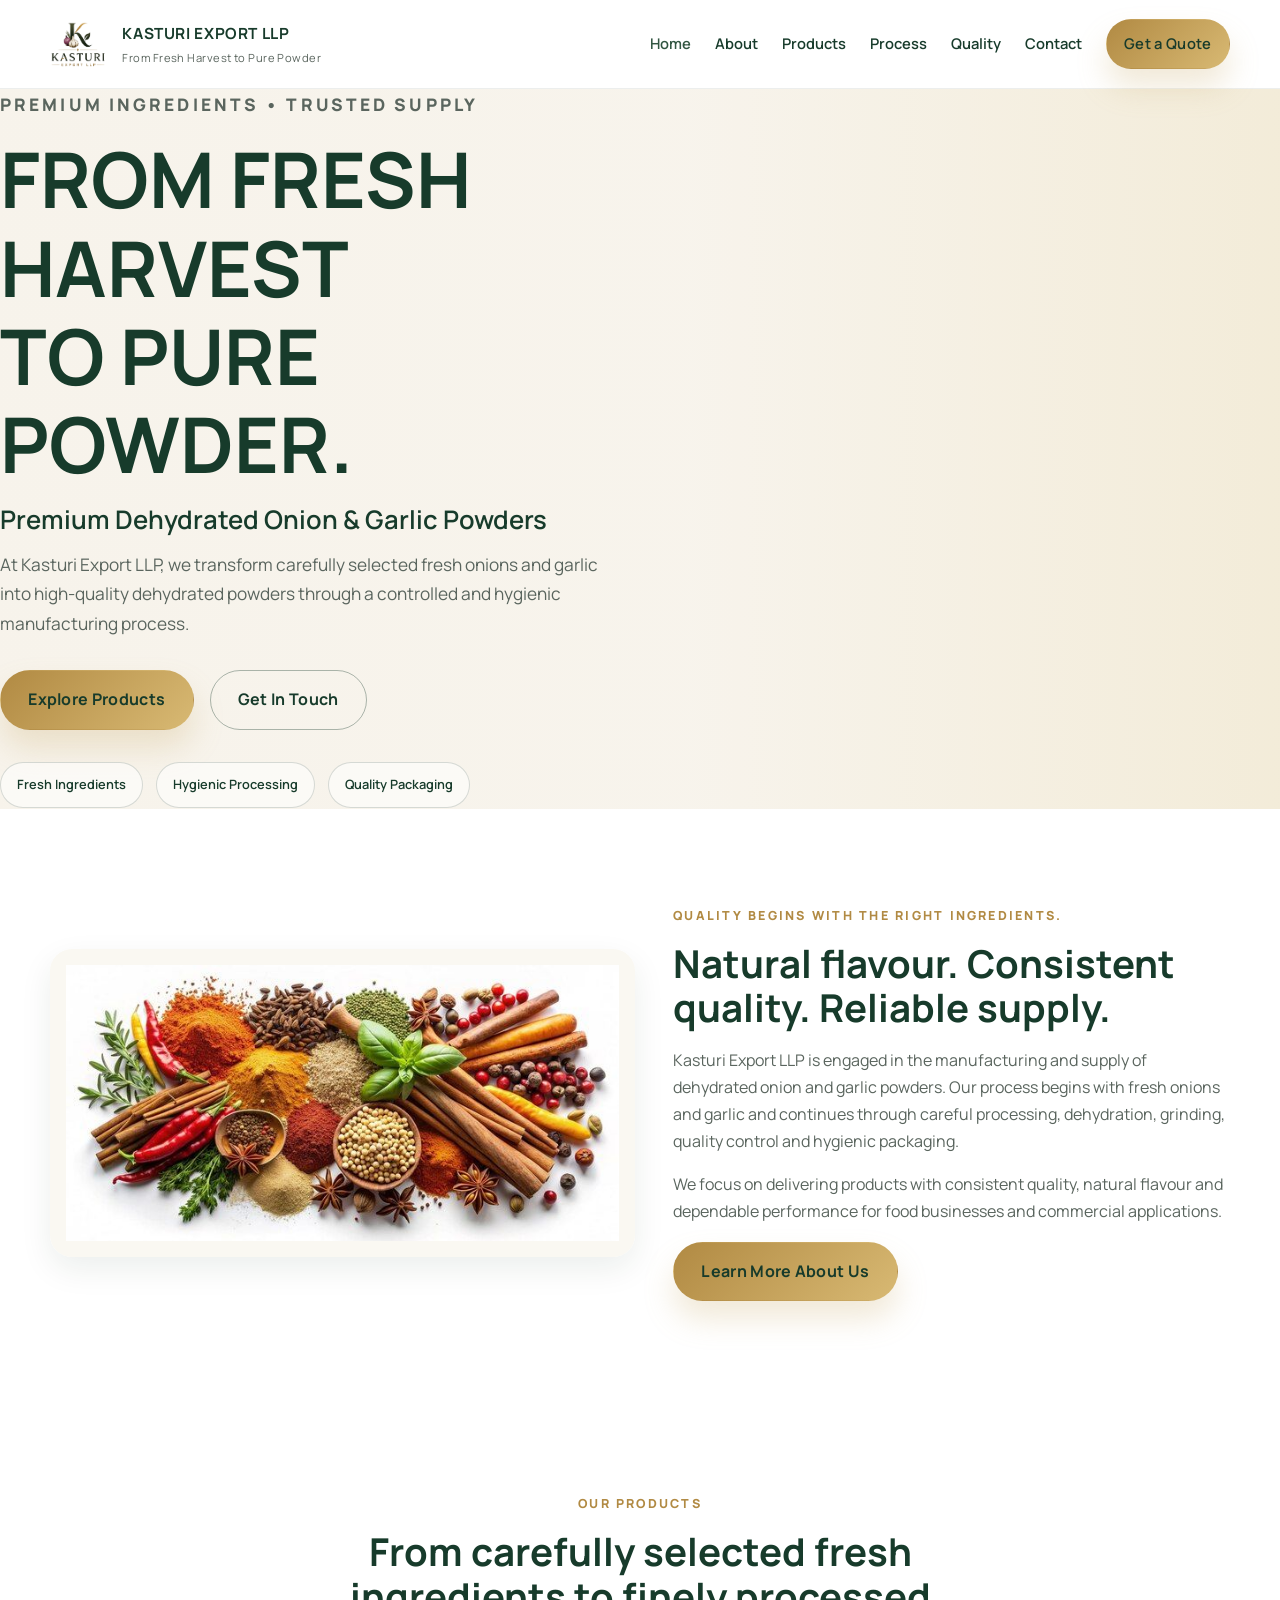
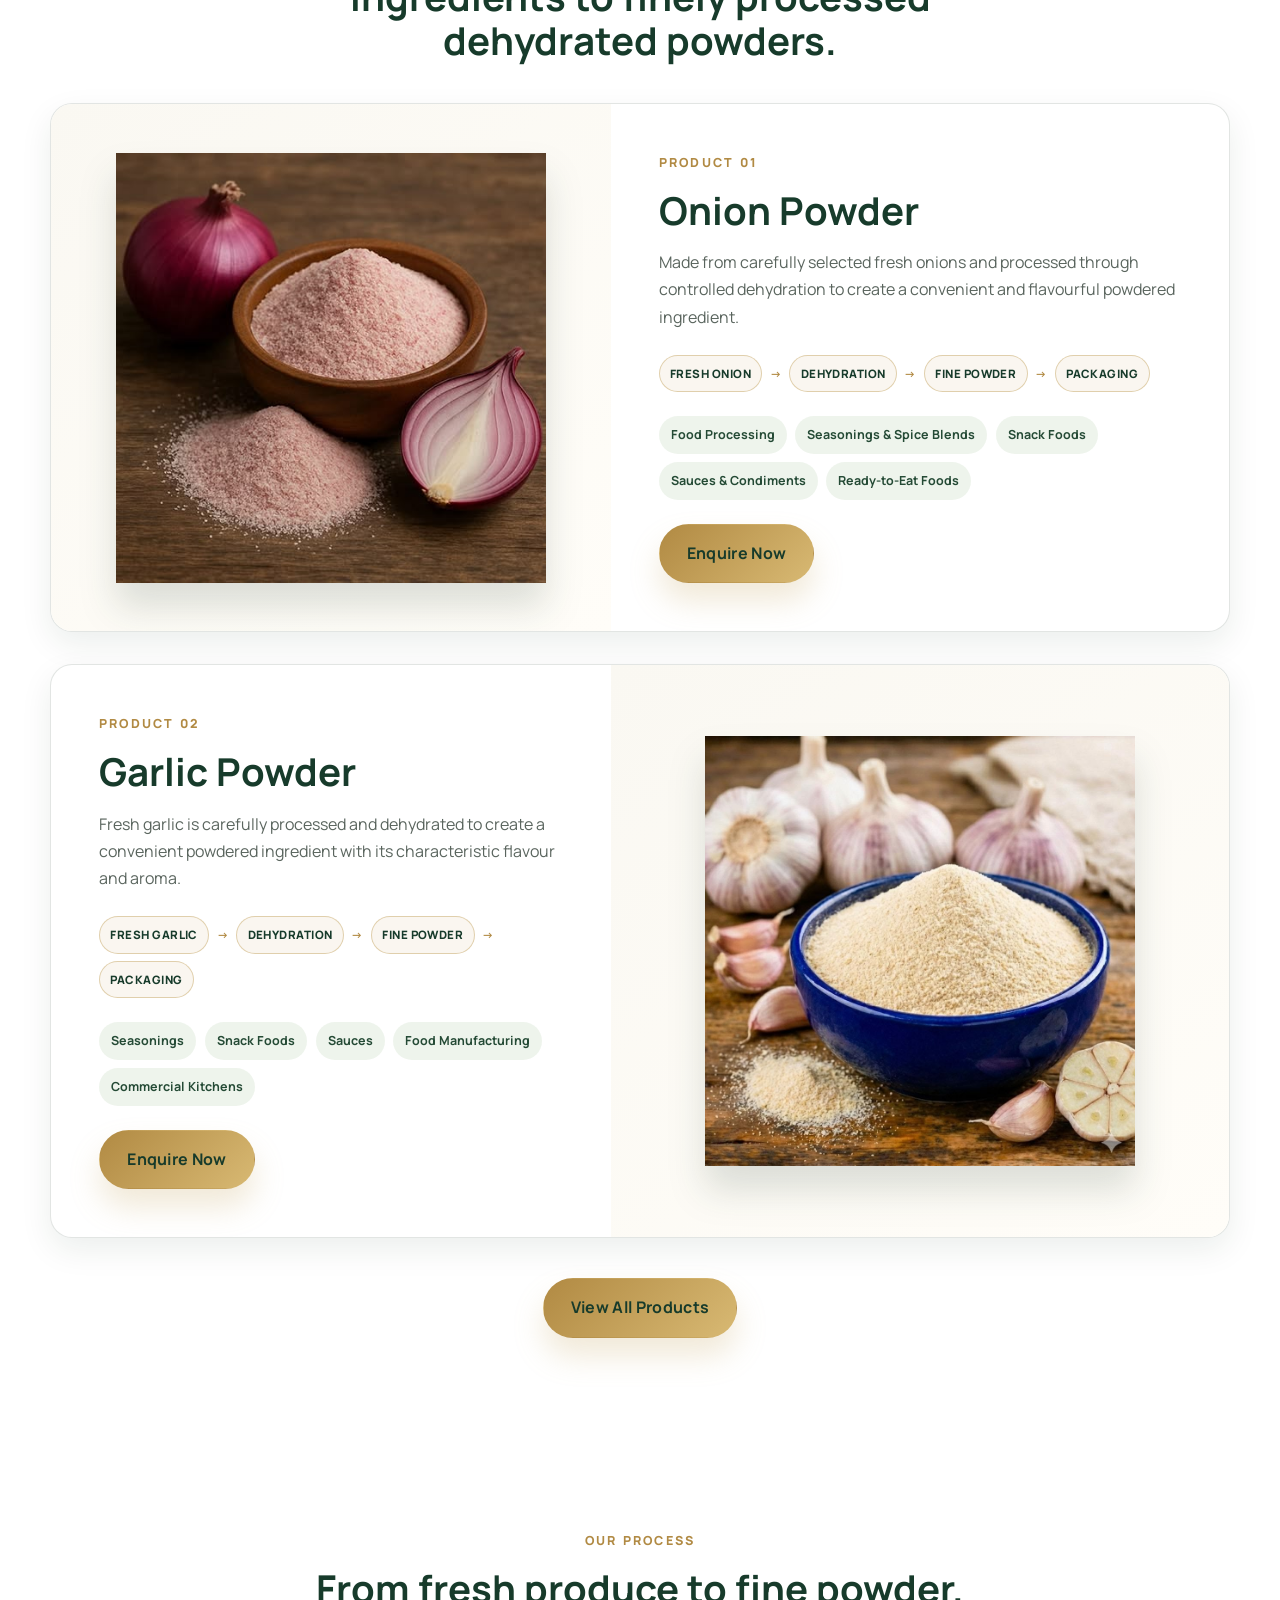
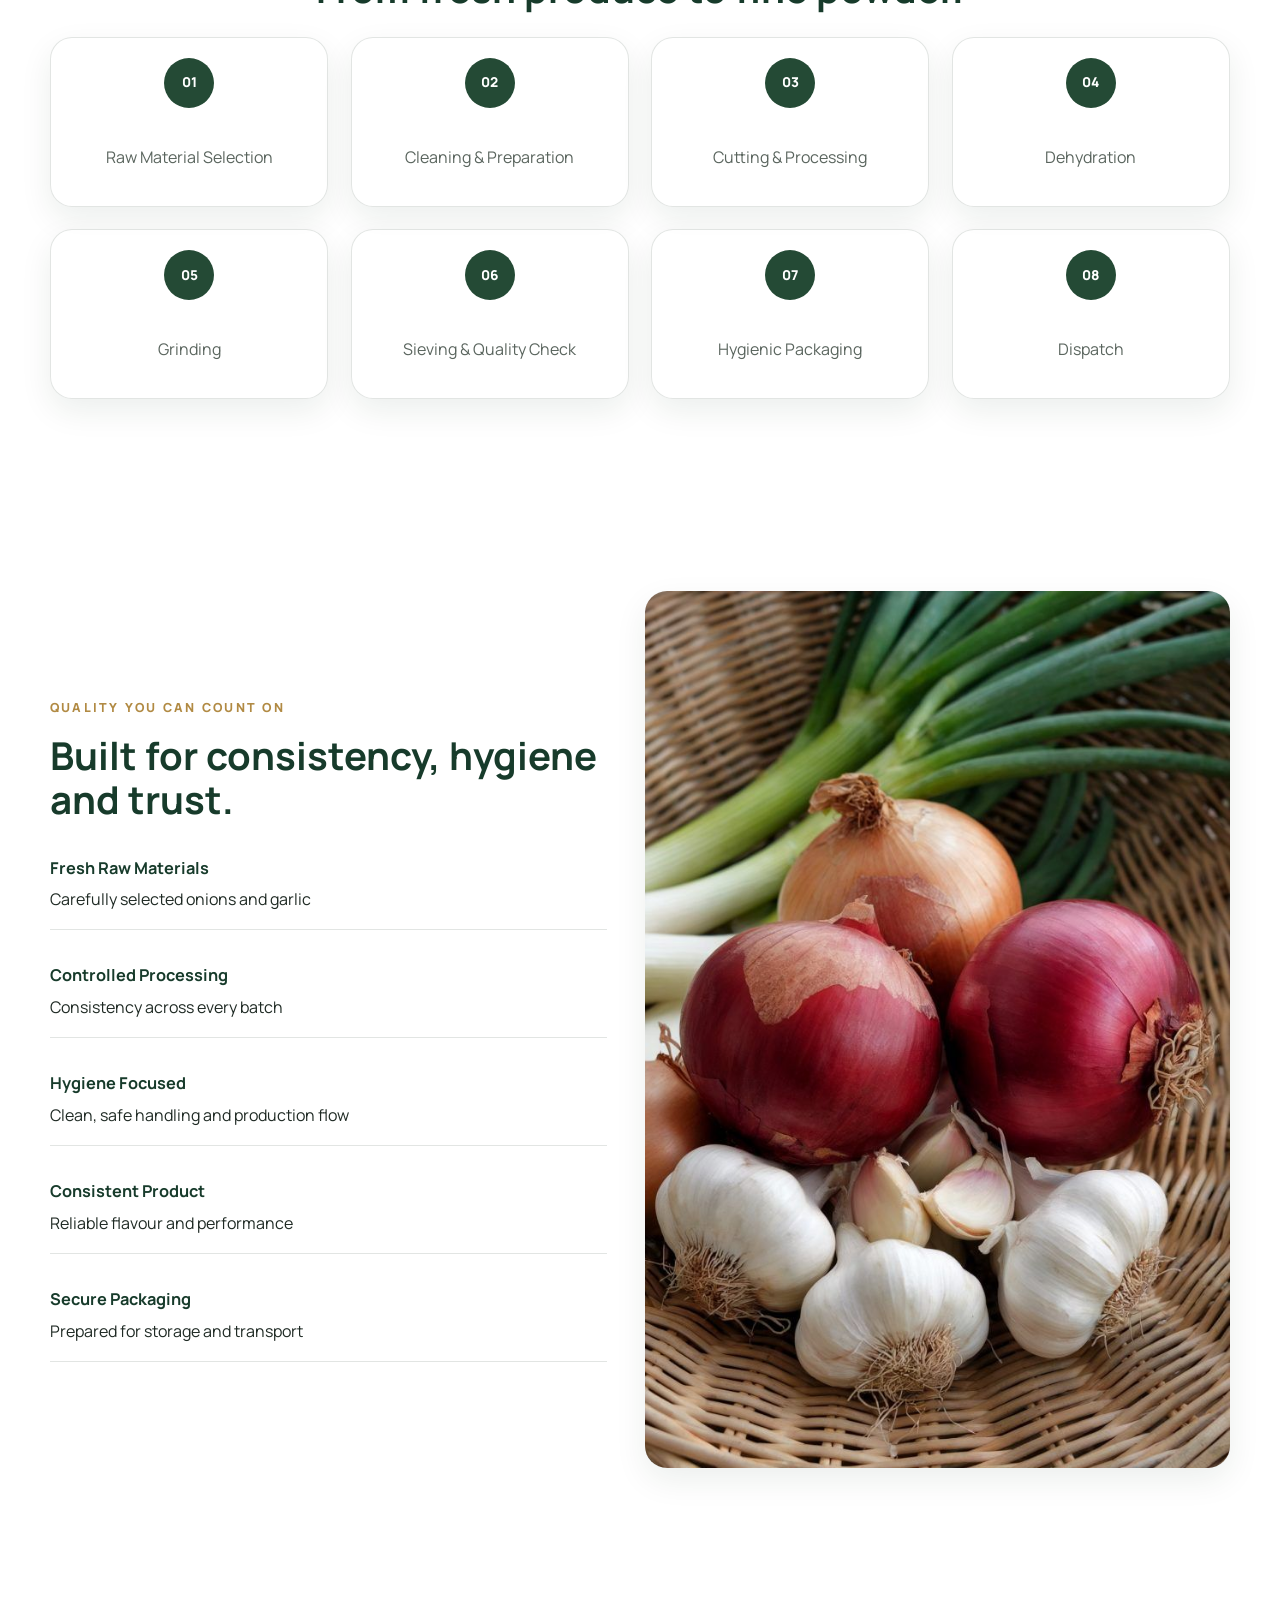
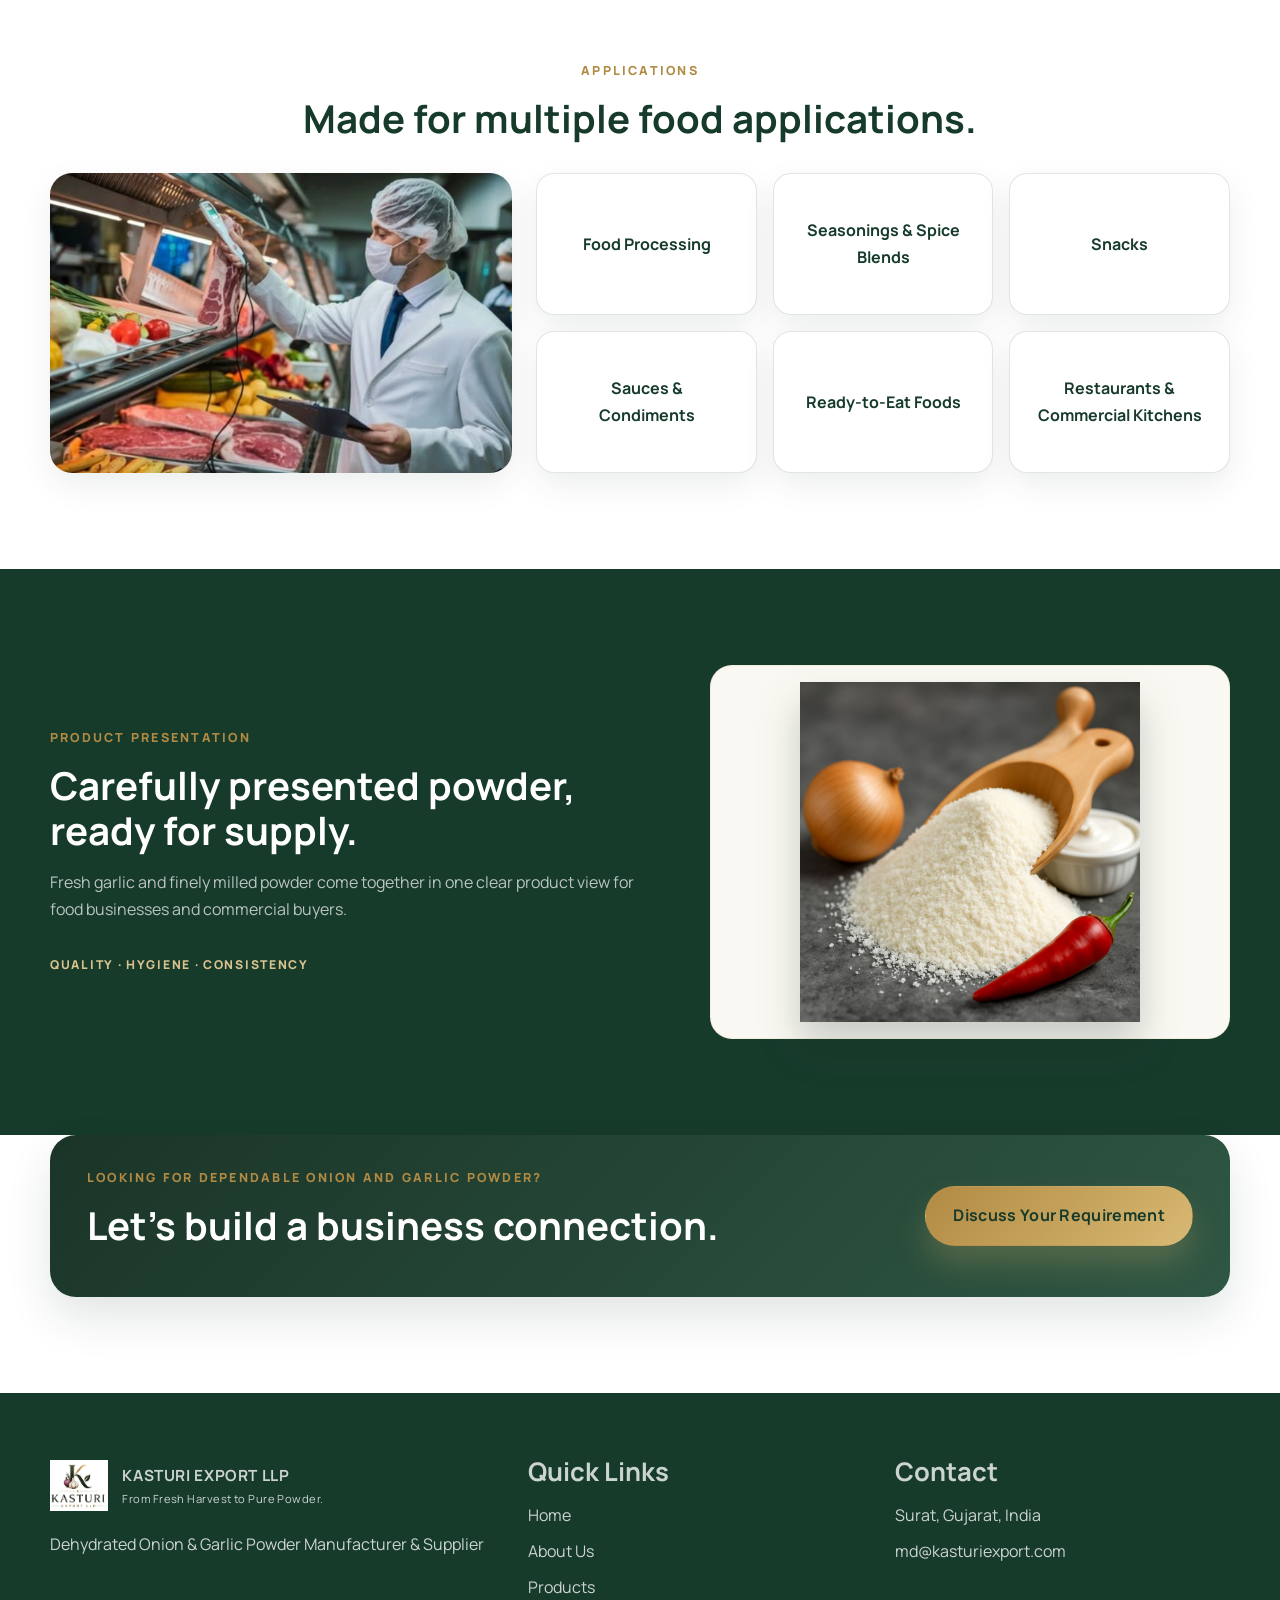
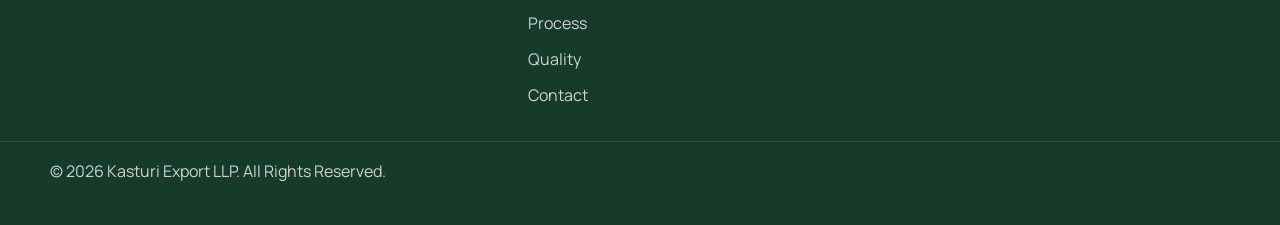
<file: index.html>
<!DOCTYPE html>
<html lang="en">
  <head>
    <meta charset="UTF-8" />
    <meta name="viewport" content="width=device-width, initial-scale=1.0" />
    <meta
      name="description"
      content="Kasturi Export LLP manufactures and supplies premium dehydrated onion and garlic powders for food processing, seasoning, and export applications."
    />
    <title>Kasturi Export LLP | Premium Dehydrated Onion & Garlic Powders</title>
    <link rel="preconnect" href="https://fonts.googleapis.com" />
    <link rel="preconnect" href="https://fonts.gstatic.com" crossorigin />
    <link
      href="https://fonts.googleapis.com/css2?family=Manrope:wght@400;500;600;700;800&family=Cormorant+Garamond:wght@600;700&display=swap"
      rel="stylesheet"
    />
    <link rel="stylesheet" href="style.css" />
  </head>
  <body>
    <header class="site-header">
      <div class="container nav-shell">
        <a href="index.html" class="brand" aria-label="Kasturi Export LLP home">
          <img src="assets/logo.png" alt="Kasturi Export LLP logo" />
          <span>
            <strong>KASTURI EXPORT LLP</strong>
            <small>From Fresh Harvest to Pure Powder</small>
          </span>
        </a>

        <button class="nav-toggle" aria-label="Toggle menu" aria-expanded="false">
          <span></span>
          <span></span>
          <span></span>
        </button>

        <nav class="main-nav" aria-label="Main navigation">
          <ul class="nav-menu">
            <li><a href="index.html" class="active">Home</a></li>
            <li><a href="about.html">About</a></li>
            <li><a href="products.html">Products</a></li>
            <li><a href="process.html">Process</a></li>
            <li><a href="quality.html">Quality</a></li>
            <li><a href="contact.html">Contact</a></li>
            <li><a href="contact.html" class="btn btn-primary btn-small">Get a Quote</a></li>
          </ul>
        </nav>
      </div>
    </header>

    <main>
      <section class="hero hero-home">
        <div class="hero-overlay"></div>
        <div class="container hero-inner">
          <div class="hero-content" data-animate>
            <p class="eyebrow">Premium Ingredients • Trusted Supply</p>
            <h1>FROM FRESH HARVEST<br />TO PURE POWDER.</h1>
            <h2>Premium Dehydrated Onion & Garlic Powders</h2>
            <p>
              At Kasturi Export LLP, we transform carefully selected fresh onions and garlic
              into high-quality dehydrated powders through a controlled and hygienic
              manufacturing process.
            </p>
            <div class="hero-actions">
              <a href="products.html" class="btn btn-primary">Explore Products</a>
              <a href="contact.html" class="btn btn-secondary">Get In Touch</a>
            </div>
            <div class="hero-badges">
              <span>Fresh Ingredients</span>
              <span>Hygienic Processing</span>
              <span>Quality Packaging</span>
            </div>
          </div>
        </div>
      </section>

      <section class="section about-brief">
        <div class="container split-layout">
          <div class="image-panel" data-animate>
            <img src="assets/2f99bfbee3860a31315e56c2b1d334c7.jpg" alt="Fresh red onions for ingredient processing" loading="lazy" />
          </div>
          <div class="content-panel" data-animate>
            <p class="eyebrow accent">Quality Begins with the Right Ingredients.</p>
            <h2>Natural flavour. Consistent quality. Reliable supply.</h2>
            <p>
              Kasturi Export LLP is engaged in the manufacturing and supply of dehydrated
              onion and garlic powders. Our process begins with fresh onions and garlic and
              continues through careful processing, dehydration, grinding, quality control and
              hygienic packaging.
            </p>
            <p>
              We focus on delivering products with consistent quality, natural flavour and
              dependable performance for food businesses and commercial applications.
            </p>
            <a href="about.html" class="btn btn-primary">Learn More About Us</a>
          </div>
        </div>
      </section>

      <section class="section products-showcase">
        <div class="container">
          <div class="section-heading center" data-animate>
            <p class="eyebrow accent">OUR PRODUCTS</p>
            <h2>From carefully selected fresh ingredients to finely processed dehydrated powders.</h2>
          </div>

          <div class="product-showcase-list">
            <article class="product-showcase-block" data-animate>
              <div class="product-showcase-image">
                <img src="assets/140b7c705d5162b1c84814a1b4b05e8c.jpg" alt="Fresh red onion for onion powder" loading="lazy" />
              </div>
              <div class="product-showcase-copy">
                <p class="eyebrow accent">Product 01</p>
                <h3>Onion Powder</h3>
                <p>Made from carefully selected fresh onions and processed through controlled dehydration to create a convenient and flavourful powdered ingredient.</p>
                <div class="product-process" aria-label="Onion powder process">
                  <span>Fresh onion</span><b>→</b><span>Dehydration</span><b>→</b><span>Fine powder</span><b>→</b><span>Packaging</span>
                </div>
                <div class="product-applications"><span>Food Processing</span><span>Seasonings & Spice Blends</span><span>Snack Foods</span><span>Sauces & Condiments</span><span>Ready-to-Eat Foods</span></div>
                <a href="contact.html" class="btn btn-primary">Enquire Now</a>
              </div>
            </article>

            <article class="product-showcase-block reverse" data-animate>
              <div class="product-showcase-image">
                <img src="assets/497c37ede9508d6ef051a9822ab51629.jpg" alt="Fresh garlic and garlic powder" loading="lazy" />
              </div>
              <div class="product-showcase-copy">
                <p class="eyebrow accent">Product 02</p>
                <h3>Garlic Powder</h3>
                <p>Fresh garlic is carefully processed and dehydrated to create a convenient powdered ingredient with its characteristic flavour and aroma.</p>
                <div class="product-process" aria-label="Garlic powder process">
                  <span>Fresh garlic</span><b>→</b><span>Dehydration</span><b>→</b><span>Fine powder</span><b>→</b><span>Packaging</span>
                </div>
                <div class="product-applications"><span>Seasonings</span><span>Snack Foods</span><span>Sauces</span><span>Food Manufacturing</span><span>Commercial Kitchens</span></div>
                <a href="contact.html" class="btn btn-primary">Enquire Now</a>
              </div>
            </article>
          </div>

          
          <div class="center cta-wrap" data-animate>
            <a href="products.html" class="btn btn-primary">View All Products</a>
          </div>
        </div>
      </section>

      <section class="section process-highlight">
        <div class="container">
          <div class="section-heading center" data-animate>
            <p class="eyebrow accent">Our Process</p>
            <h2>From fresh produce to fine powder.</h2>
          </div>
          <div class="timeline timeline-compact" data-animate>
            <div class="timeline-item"><span>01</span><p>Raw Material Selection</p></div>
            <div class="timeline-item"><span>02</span><p>Cleaning & Preparation</p></div>
            <div class="timeline-item"><span>03</span><p>Cutting & Processing</p></div>
            <div class="timeline-item"><span>04</span><p>Dehydration</p></div>
            <div class="timeline-item"><span>05</span><p>Grinding</p></div>
            <div class="timeline-item"><span>06</span><p>Sieving & Quality Check</p></div>
            <div class="timeline-item"><span>07</span><p>Hygienic Packaging</p></div>
            <div class="timeline-item"><span>08</span><p>Dispatch</p></div>
          </div>
        </div>
      </section>

      <section class="section benefits">
        <div class="container split-layout reverse">
          <div class="content-panel" data-animate>
            <p class="eyebrow accent">Quality You Can Count On</p>
            <h2>Built for consistency, hygiene and trust.</h2>
            <div class="feature-list">
              <div><strong>Fresh Raw Materials</strong><span>Carefully selected onions and garlic</span></div>
              <div><strong>Controlled Processing</strong><span>Consistency across every batch</span></div>
              <div><strong>Hygiene Focused</strong><span>Clean, safe handling and production flow</span></div>
              <div><strong>Consistent Product</strong><span>Reliable flavour and performance</span></div>
              <div><strong>Secure Packaging</strong><span>Prepared for storage and transport</span></div>
            </div>
          </div>
          <div class="image-panel" data-animate>
            <img
              src="assets/0e0f11166e336e129abca8212796fd99.jpg"
              alt="Fresh garlic and garlic powder"
              loading="lazy"
            />
          </div>
        </div>
      </section>

      <section class="section applications">
        <div class="container">
          <div class="section-heading center" data-animate>
            <p class="eyebrow accent">Applications</p>
            <h2>Made for multiple food applications.</h2>
          </div>
          <div class="application-showcase" data-animate>
            <div class="application-image">
              <img src="assets/f73127b3dcb06a8a83d8e48ea9d28e6d.jpg" alt="Garlic powder for food applications" loading="lazy" />
            </div>
            <div class="application-grid">
              <div class="mini-card">Food Processing</div>
              <div class="mini-card">Seasonings & Spice Blends</div>
              <div class="mini-card">Snacks</div>
              <div class="mini-card">Sauces & Condiments</div>
              <div class="mini-card">Ready-to-Eat Foods</div>
              <div class="mini-card">Restaurants & Commercial Kitchens</div>
            </div>
          </div>
        </div>
      </section>

      <section class="section packaging-showcase">
        <div class="container packaging-layout" data-animate>
          <div>
            <p class="eyebrow accent">Product presentation</p>
            <h2>Carefully presented powder, ready for supply.</h2>
            <p>Fresh garlic and finely milled powder come together in one clear product view for food businesses and commercial buyers.</p>
            <span class="quality-label">QUALITY · HYGIENE · CONSISTENCY</span>
          </div>
          <div class="packaging-image">
            <img src="assets/64d4cfffa472fa3d0f1e4b7074692902.jpg" alt="Garlic powder product presentation" loading="lazy" />
          </div>
        </div>
      </section>

      <section class="section cta-band">
        <div class="container cta-inline" data-animate>
          <div>
            <p class="eyebrow accent">Looking for dependable onion and garlic powder?</p>
            <h2>Let’s build a business connection.</h2>
          </div>
          <a href="contact.html" class="btn btn-primary">Discuss Your Requirement</a>
        </div>
      </section>
    </main>

    <footer class="site-footer">
      <div class="container footer-grid">
        <div>
          <div class="brand footer-brand">
            <img src="assets/logo.png" alt="Kasturi Export LLP logo" />
            <span>
              <strong>KASTURI EXPORT LLP</strong>
              <small>From Fresh Harvest to Pure Powder.</small>
            </span>
          </div>
          <p>Dehydrated Onion & Garlic Powder Manufacturer & Supplier</p>
        </div>

        <div>
          <h3>Quick Links</h3>
          <ul>
            <li><a href="index.html">Home</a></li>
            <li><a href="about.html">About Us</a></li>
            <li><a href="products.html">Products</a></li>
            <li><a href="process.html">Process</a></li>
            <li><a href="quality.html">Quality</a></li>
            <li><a href="contact.html">Contact</a></li>
          </ul>
        </div>

        <div>
          <h3>Contact</h3>
          <ul>
            <li>Surat, Gujarat, India</li>
            <li><a href="mailto:md@kasturiexport.com">md@kasturiexport.com</a></li>
          </ul>
        </div>
      </div>
      <div class="footer-bottom">
        <div class="container">
          <p>© <span id="year"></span> Kasturi Export LLP. All Rights Reserved.</p>
        </div>
      </div>
    </footer>

    <script src="script.js"></script>
  </body>
</html>
</file>
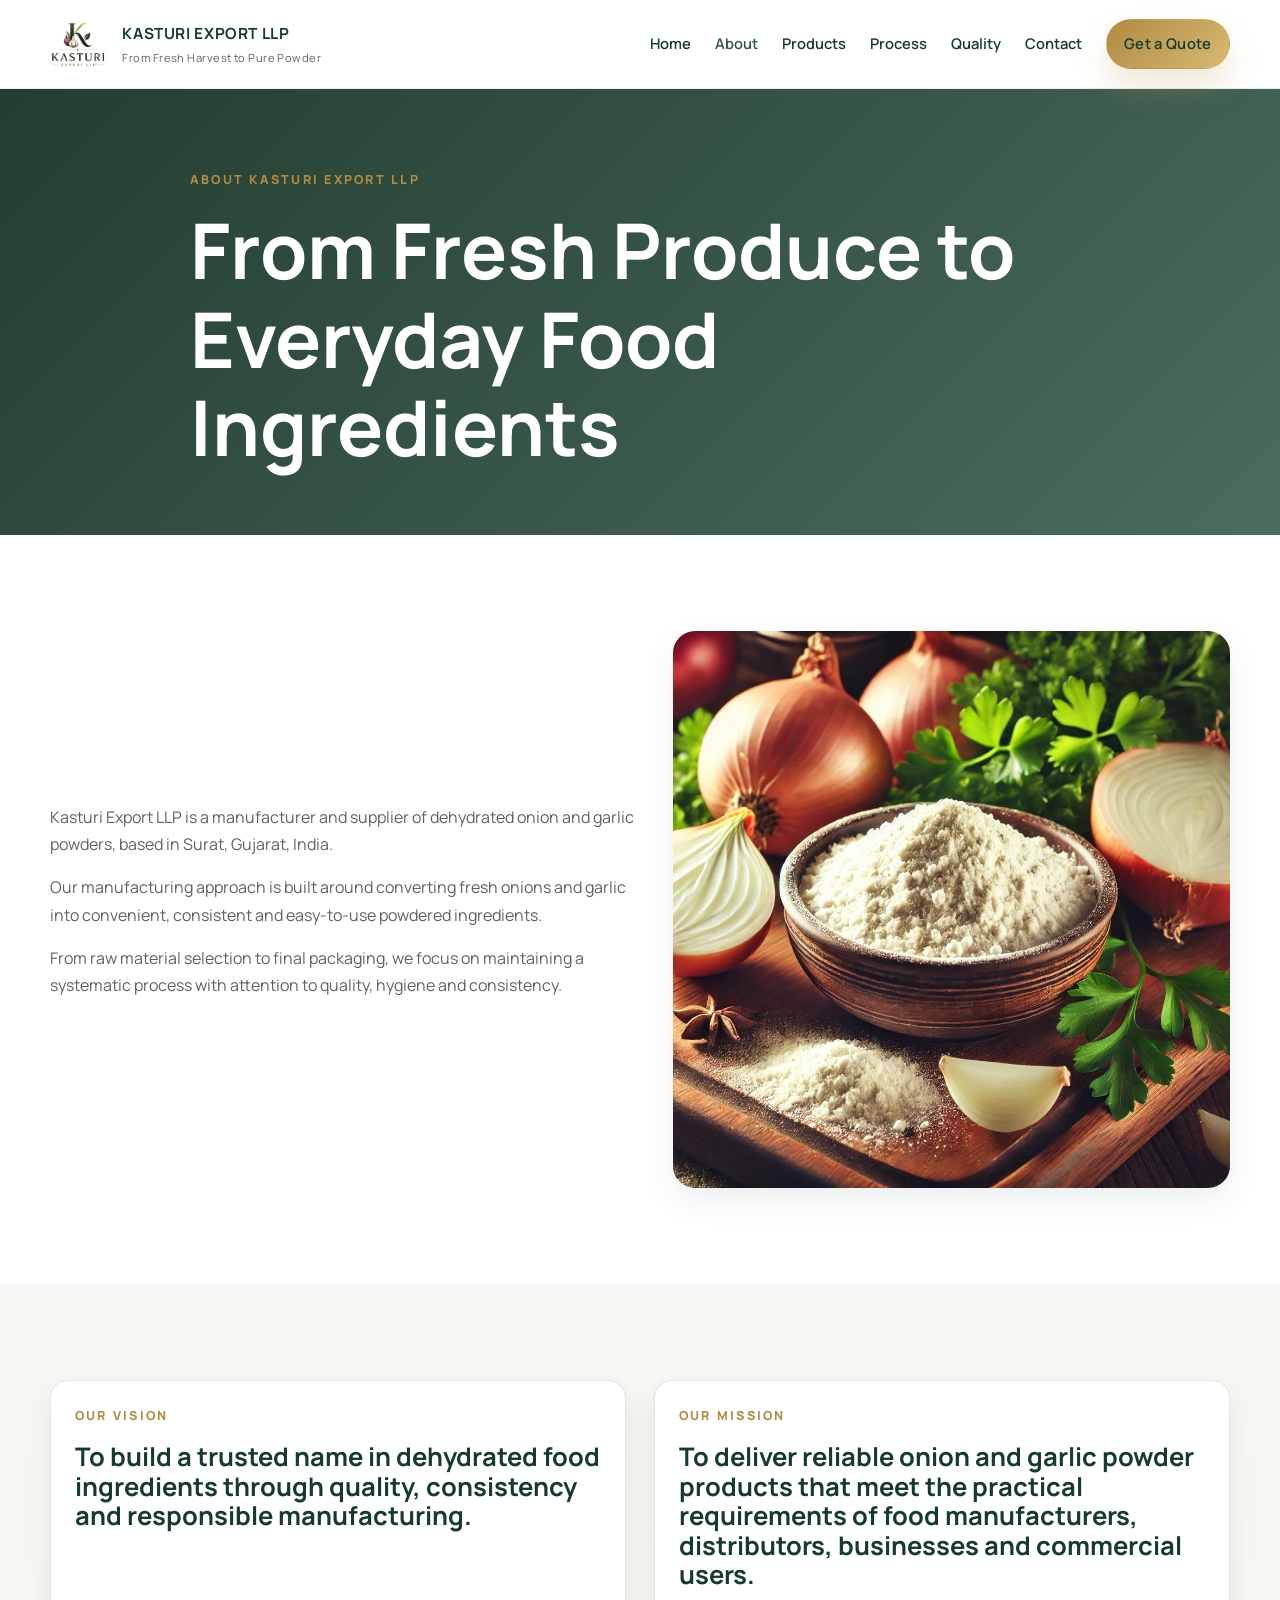
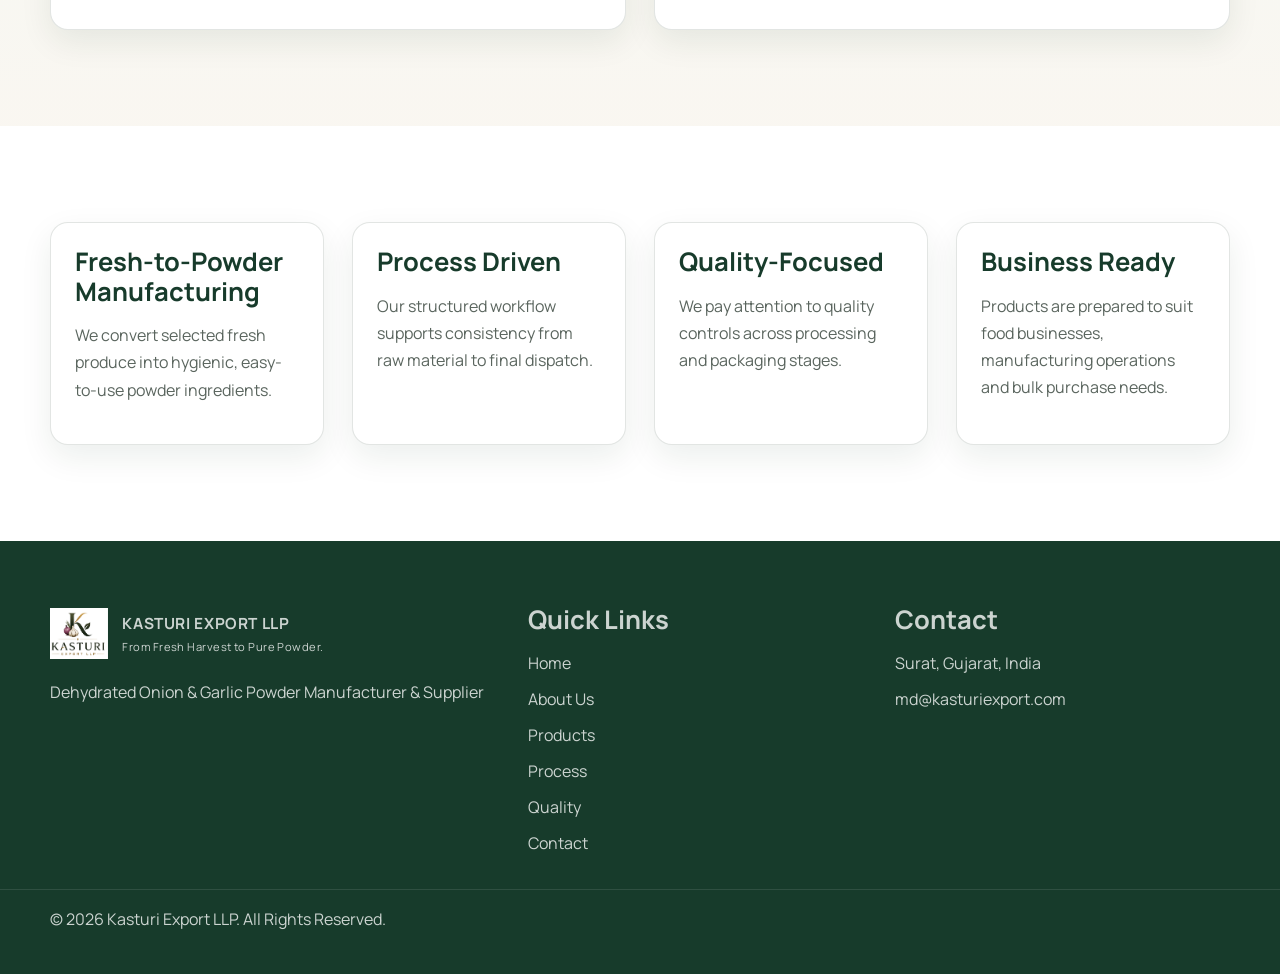
<file: about.html>
<!DOCTYPE html>
<html lang="en">
  <head>
    <meta charset="UTF-8" />
    <meta name="viewport" content="width=device-width, initial-scale=1.0" />
    <meta
      name="description"
      content="Learn about Kasturi Export LLP and our commitment to supplying high-quality dehydrated onion and garlic powders."
    />
    <title>About Us | Kasturi Export LLP</title>
    <link rel="preconnect" href="https://fonts.googleapis.com" />
    <link rel="preconnect" href="https://fonts.gstatic.com" crossorigin />
    <link
      href="https://fonts.googleapis.com/css2?family=Manrope:wght@400;500;600;700;800&family=Cormorant+Garamond:wght@600;700&display=swap"
      rel="stylesheet"
    />
    <link rel="stylesheet" href="style.css" />
  </head>
  <body>
    <header class="site-header">
      <div class="container nav-shell">
        <a href="index.html" class="brand" aria-label="Kasturi Export LLP home">
          <img src="assets/logo.png" alt="Kasturi Export LLP logo" />
          <span>
            <strong>KASTURI EXPORT LLP</strong>
            <small>From Fresh Harvest to Pure Powder</small>
          </span>
        </a>

        <button class="nav-toggle" aria-label="Toggle menu" aria-expanded="false">
          <span></span>
          <span></span>
          <span></span>
        </button>

        <nav class="main-nav" aria-label="Main navigation">
          <ul class="nav-menu">
            <li><a href="index.html">Home</a></li>
            <li><a href="about.html" class="active">About</a></li>
            <li><a href="products.html">Products</a></li>
            <li><a href="process.html">Process</a></li>
            <li><a href="quality.html">Quality</a></li>
            <li><a href="contact.html">Contact</a></li>
            <li><a href="contact.html" class="btn btn-primary btn-small">Get a Quote</a></li>
          </ul>
        </nav>
      </div>
    </header>

    <main>
      <section class="page-hero compact-hero">
        <div class="container narrow">
          <p class="eyebrow accent">About Kasturi Export LLP</p>
          <h1>From Fresh Produce to Everyday Food Ingredients</h1>
        </div>
      </section>

      <section class="section">
        <div class="container split-layout">
          <div class="content-panel" data-animate>
            <p>
              Kasturi Export LLP is a manufacturer and supplier of dehydrated onion and garlic
              powders, based in Surat, Gujarat, India.
            </p>
            <p>
              Our manufacturing approach is built around converting fresh onions and garlic into
              convenient, consistent and easy-to-use powdered ingredients.
            </p>
            <p>
              From raw material selection to final packaging, we focus on maintaining a systematic
              process with attention to quality, hygiene and consistency.
            </p>
          </div>
          <div class="image-panel" data-animate>
            <img
              src="assets/b81bf6c70f9a4d957bca9284dd68b789.jpg"
              alt="Fresh red onions for dehydrated ingredient production"
              loading="lazy"
            />
          </div>
        </div>
      </section>

      <section class="section soft-section">
        <div class="container mission-grid">
          <article class="info-card" data-animate>
            <p class="eyebrow accent">Our Vision</p>
            <h3>To build a trusted name in dehydrated food ingredients through quality, consistency and responsible manufacturing.</h3>
          </article>
          <article class="info-card" data-animate>
            <p class="eyebrow accent">Our Mission</p>
            <h3>To deliver reliable onion and garlic powder products that meet the practical requirements of food manufacturers, distributors, businesses and commercial users.</h3>
          </article>
        </div>
      </section>

      <section class="section">
        <div class="container values-grid">
          <div class="info-card" data-animate>
            <h3>Fresh-to-Powder Manufacturing</h3>
            <p>We convert selected fresh produce into hygienic, easy-to-use powder ingredients.</p>
          </div>
          <div class="info-card" data-animate>
            <h3>Process Driven</h3>
            <p>Our structured workflow supports consistency from raw material to final dispatch.</p>
          </div>
          <div class="info-card" data-animate>
            <h3>Quality-Focused</h3>
            <p>We pay attention to quality controls across processing and packaging stages.</p>
          </div>
          <div class="info-card" data-animate>
            <h3>Business Ready</h3>
            <p>Products are prepared to suit food businesses, manufacturing operations and bulk purchase needs.</p>
          </div>
        </div>
      </section>
    </main>

    <footer class="site-footer">
      <div class="container footer-grid">
        <div>
          <div class="brand footer-brand">
            <img src="assets/logo.png" alt="Kasturi Export LLP logo" />
            <span>
              <strong>KASTURI EXPORT LLP</strong>
              <small>From Fresh Harvest to Pure Powder.</small>
            </span>
          </div>
          <p>Dehydrated Onion & Garlic Powder Manufacturer & Supplier</p>
        </div>

        <div>
          <h3>Quick Links</h3>
          <ul>
            <li><a href="index.html">Home</a></li>
            <li><a href="about.html">About Us</a></li>
            <li><a href="products.html">Products</a></li>
            <li><a href="process.html">Process</a></li>
            <li><a href="quality.html">Quality</a></li>
            <li><a href="contact.html">Contact</a></li>
          </ul>
        </div>

        <div>
          <h3>Contact</h3>
          <ul>
            <li>Surat, Gujarat, India</li>
            <li><a href="mailto:md@kasturiexport.com">md@kasturiexport.com</a></li>
          </ul>
        </div>
      </div>
      <div class="footer-bottom">
        <div class="container">
          <p>© <span id="year"></span> Kasturi Export LLP. All Rights Reserved.</p>
        </div>
      </div>
    </footer>

    <script src="script.js"></script>
  </body>
</html>
</file>
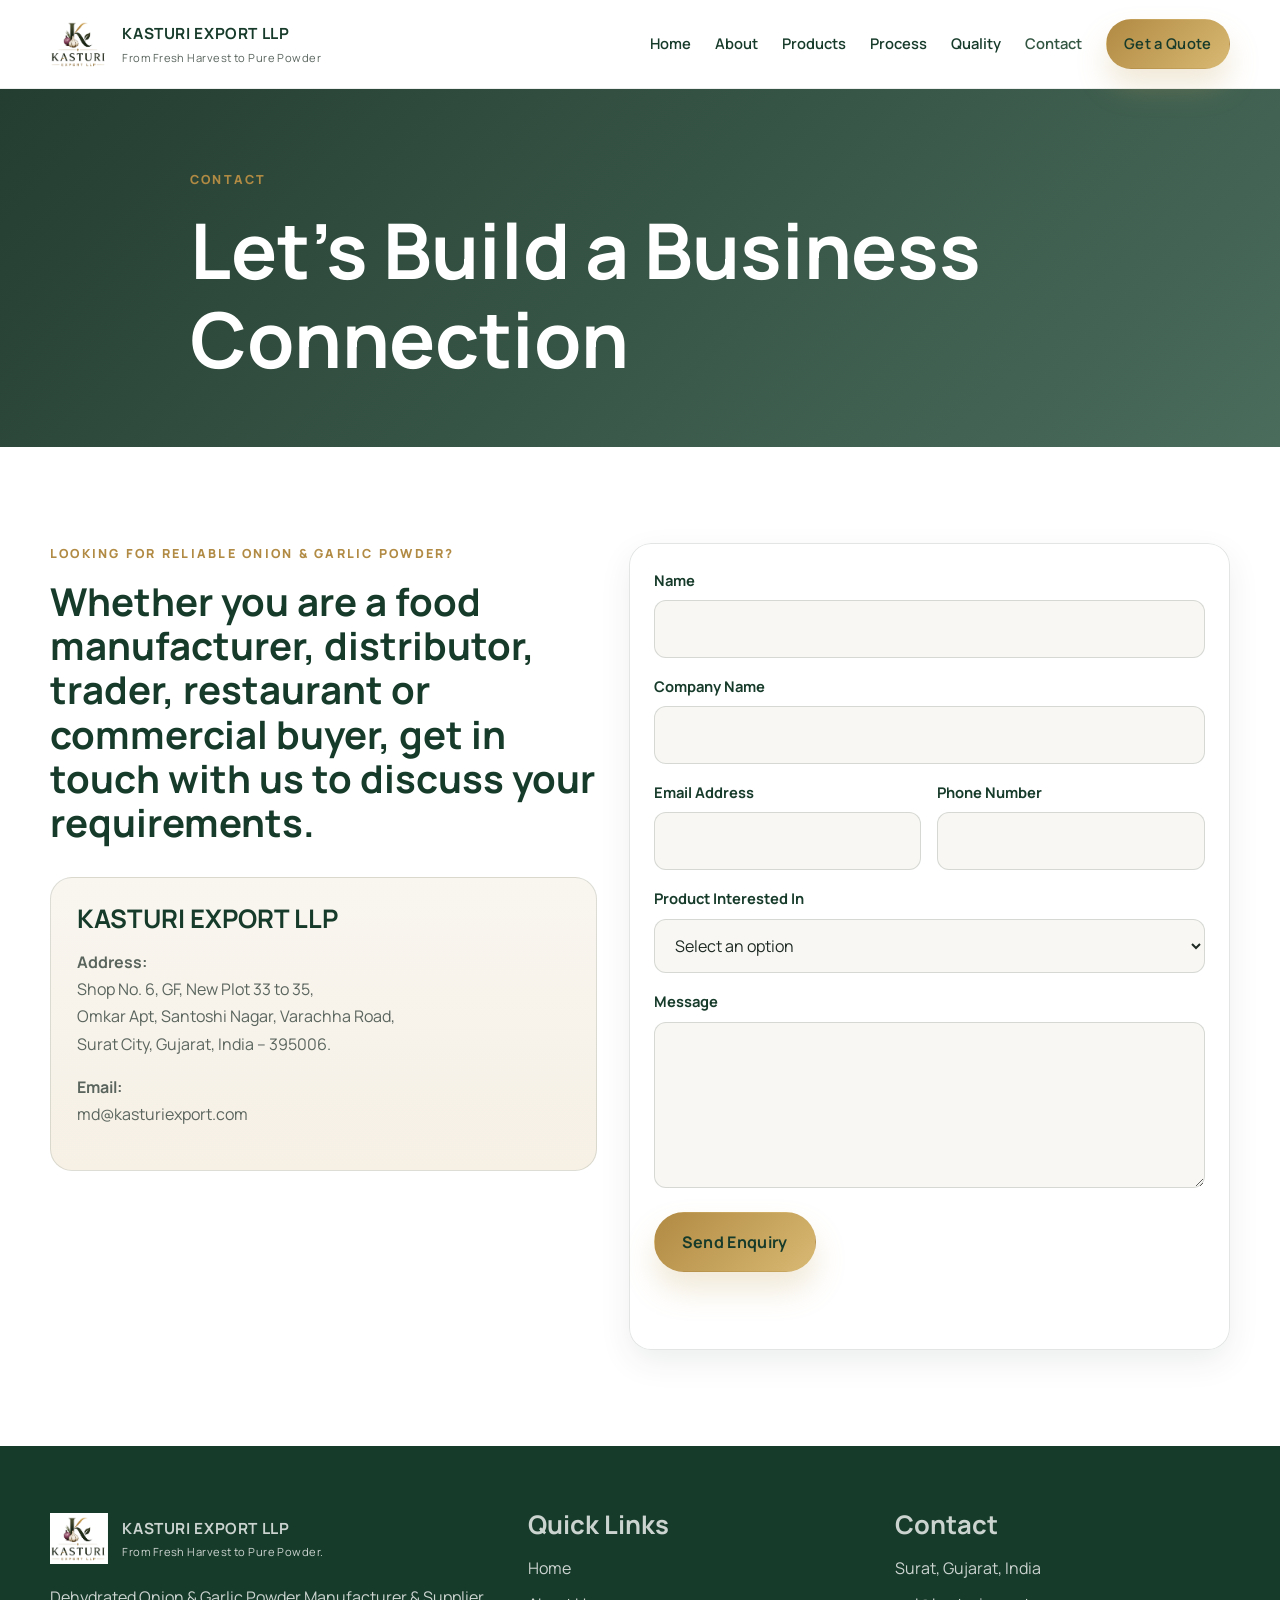
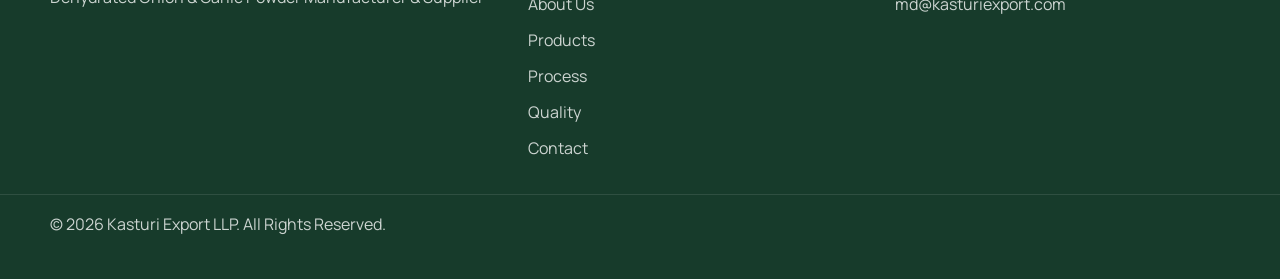
<file: contact.html>
<!DOCTYPE html>
<html lang="en">
  <head>
    <meta charset="UTF-8" />
    <meta name="viewport" content="width=device-width, initial-scale=1.0" />
    <meta
      name="description"
      content="Contact Kasturi Export LLP for onion and garlic powder supply requirements, bulk enquiries and business partnerships."
    />
    <title>Contact | Kasturi Export LLP</title>
    <link rel="preconnect" href="https://fonts.googleapis.com" />
    <link rel="preconnect" href="https://fonts.gstatic.com" crossorigin />
    <link
      href="https://fonts.googleapis.com/css2?family=Manrope:wght@400;500;600;700;800&family=Cormorant+Garamond:wght@600;700&display=swap"
      rel="stylesheet"
    />
    <link rel="stylesheet" href="style.css" />
  </head>
  <body>
    <header class="site-header">
      <div class="container nav-shell">
        <a href="index.html" class="brand" aria-label="Kasturi Export LLP home">
          <img src="assets/logo.png" alt="Kasturi Export LLP logo" />
          <span>
            <strong>KASTURI EXPORT LLP</strong>
            <small>From Fresh Harvest to Pure Powder</small>
          </span>
        </a>

        <button class="nav-toggle" aria-label="Toggle menu" aria-expanded="false">
          <span></span>
          <span></span>
          <span></span>
        </button>

        <nav class="main-nav" aria-label="Main navigation">
          <ul class="nav-menu">
            <li><a href="index.html">Home</a></li>
            <li><a href="about.html">About</a></li>
            <li><a href="products.html">Products</a></li>
            <li><a href="process.html">Process</a></li>
            <li><a href="quality.html">Quality</a></li>
            <li><a href="contact.html" class="active">Contact</a></li>
            <li><a href="contact.html" class="btn btn-primary btn-small">Get a Quote</a></li>
          </ul>
        </nav>
      </div>
    </header>

    <main>
      <section class="page-hero compact-hero">
        <div class="container narrow">
          <p class="eyebrow accent">Contact</p>
          <h1>Let’s Build a Business Connection</h1>
        </div>
      </section>

      <section class="section">
        <div class="container contact-layout">
          <div class="contact-copy" data-animate>
            <p class="eyebrow accent">Looking for reliable Onion & Garlic Powder?</p>
            <h2>Whether you are a food manufacturer, distributor, trader, restaurant or commercial buyer, get in touch with us to discuss your requirements.</h2>

            <div class="company-detail-block">
              <h3>KASTURI EXPORT LLP</h3>
              <p><strong>Address:</strong><br />Shop No. 6, GF, New Plot 33 to 35,<br />Omkar Apt, Santoshi Nagar, Varachha Road,<br />Surat City, Gujarat, India – 395006.</p>
              <p><strong>Email:</strong><br /><a href="mailto:md@kasturiexport.com">md@kasturiexport.com</a></p>
            </div>
          </div>

          <div class="form-panel" data-animate>
            <form class="enquiry-form" id="contactForm" novalidate>
              <div class="form-row">
                <label>
                  <span>Name</span>
                  <input type="text" name="name" required />
                </label>
              </div>

              <div class="form-row">
                <label>
                  <span>Company Name</span>
                  <input type="text" name="company" required />
                </label>
              </div>

              <div class="form-row double">
                <label>
                  <span>Email Address</span>
                  <input type="email" name="email" autocomplete="email" required />
                </label>
                <label>
                  <span>Phone Number</span>
                  <input type="tel" name="phone" inputmode="tel" autocomplete="tel" required />
                </label>
              </div>

              <div class="form-row">
                <label>
                  <span>Product Interested In</span>
                  <select name="product" required>
                    <option value="">Select an option</option>
                    <option>Onion Powder</option>
                    <option>Garlic Powder</option>
                    <option>Both</option>
                    <option>Other</option>
                  </select>
                </label>
              </div>

              <div class="form-row">
                <label>
                  <span>Message</span>
                  <textarea name="message" rows="5" minlength="20" required></textarea>
                </label>
              </div>

              <button type="submit" class="btn btn-primary">Send Enquiry</button>
              <p class="form-message" aria-live="polite"></p>
            </form>
          </div>
        </div>
      </section>
    </main>

    <footer class="site-footer">
      <div class="container footer-grid">
        <div>
          <div class="brand footer-brand">
            <img src="assets/logo.png" alt="Kasturi Export LLP logo" />
            <span>
              <strong>KASTURI EXPORT LLP</strong>
              <small>From Fresh Harvest to Pure Powder.</small>
            </span>
          </div>
          <p>Dehydrated Onion & Garlic Powder Manufacturer & Supplier</p>
        </div>

        <div>
          <h3>Quick Links</h3>
          <ul>
            <li><a href="index.html">Home</a></li>
            <li><a href="about.html">About Us</a></li>
            <li><a href="products.html">Products</a></li>
            <li><a href="process.html">Process</a></li>
            <li><a href="quality.html">Quality</a></li>
            <li><a href="contact.html">Contact</a></li>
          </ul>
        </div>

        <div>
          <h3>Contact</h3>
          <ul>
            <li>Surat, Gujarat, India</li>
            <li><a href="mailto:md@kasturiexport.com">md@kasturiexport.com</a></li>
          </ul>
        </div>
      </div>
      <div class="footer-bottom">
        <div class="container">
          <p>© <span id="year"></span> Kasturi Export LLP. All Rights Reserved.</p>
        </div>
      </div>
    </footer>

    <script src="script.js"></script>
  </body>
</html>
</file>
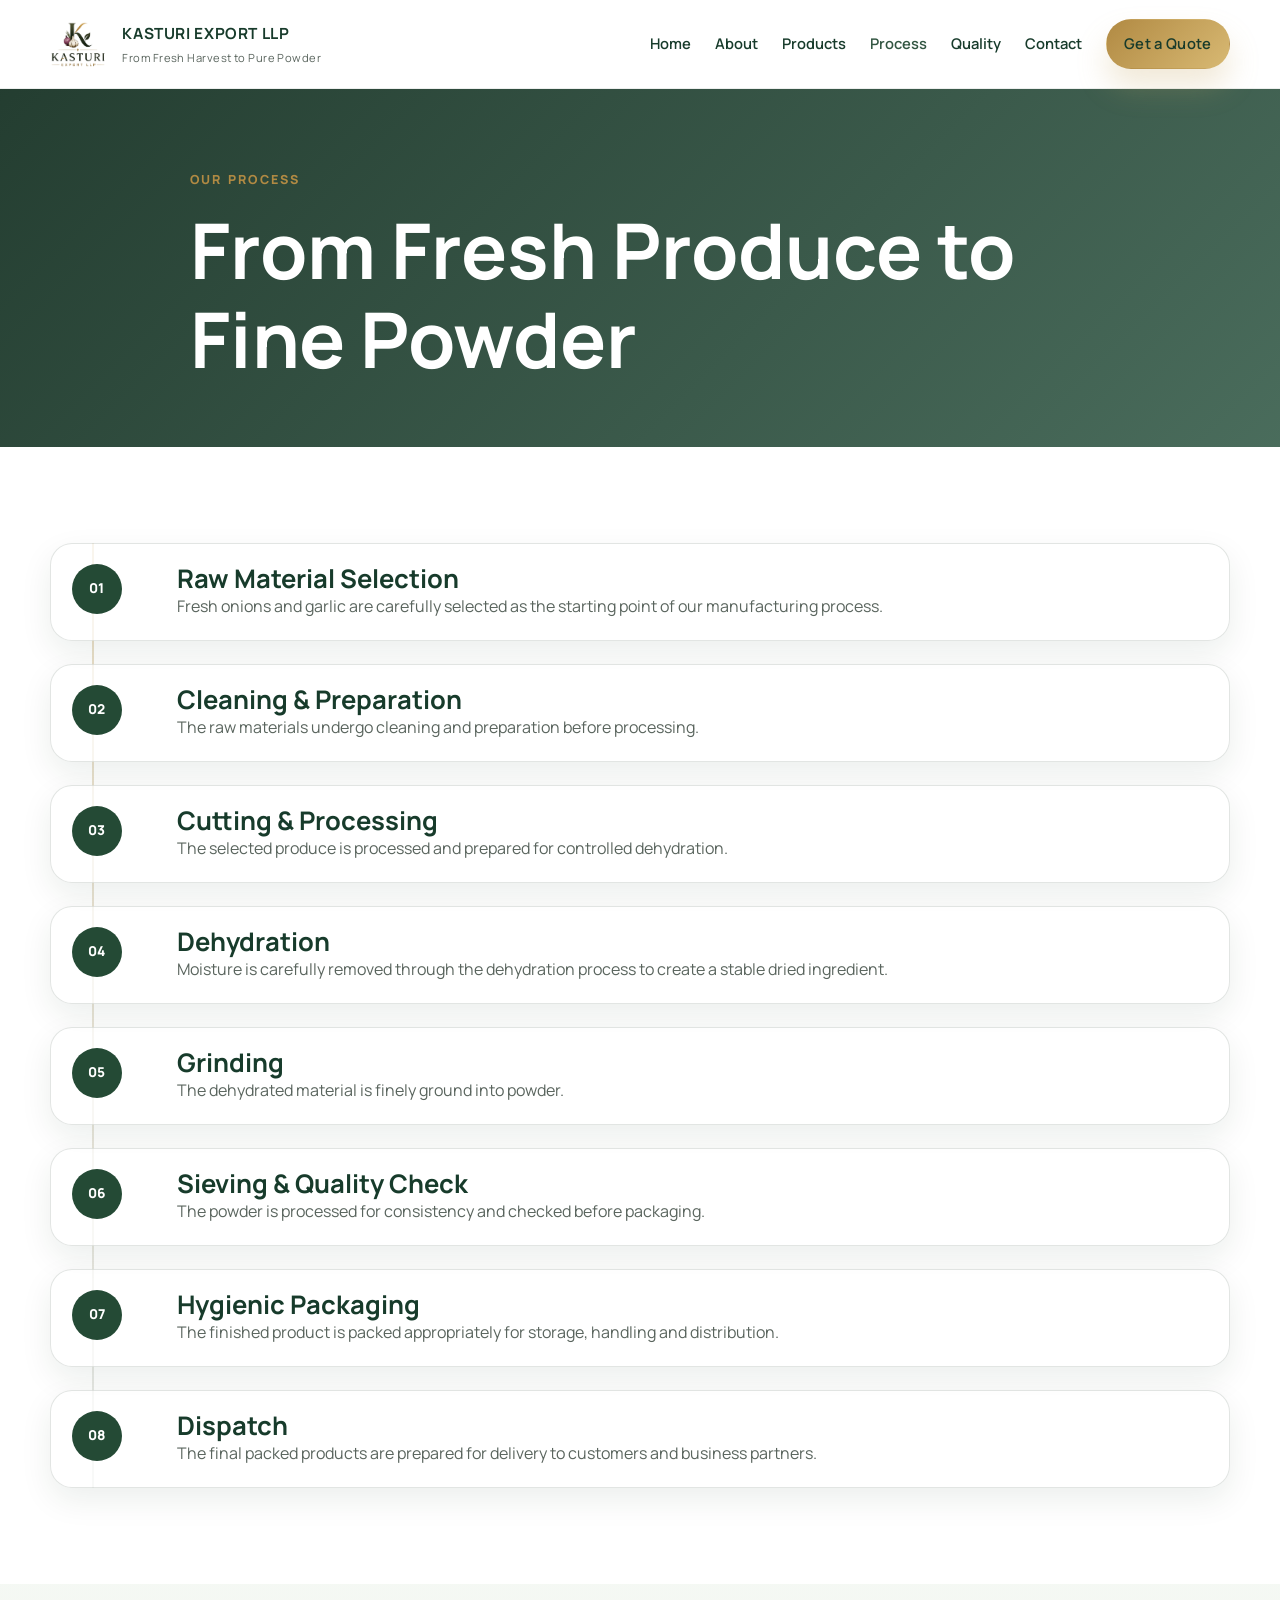
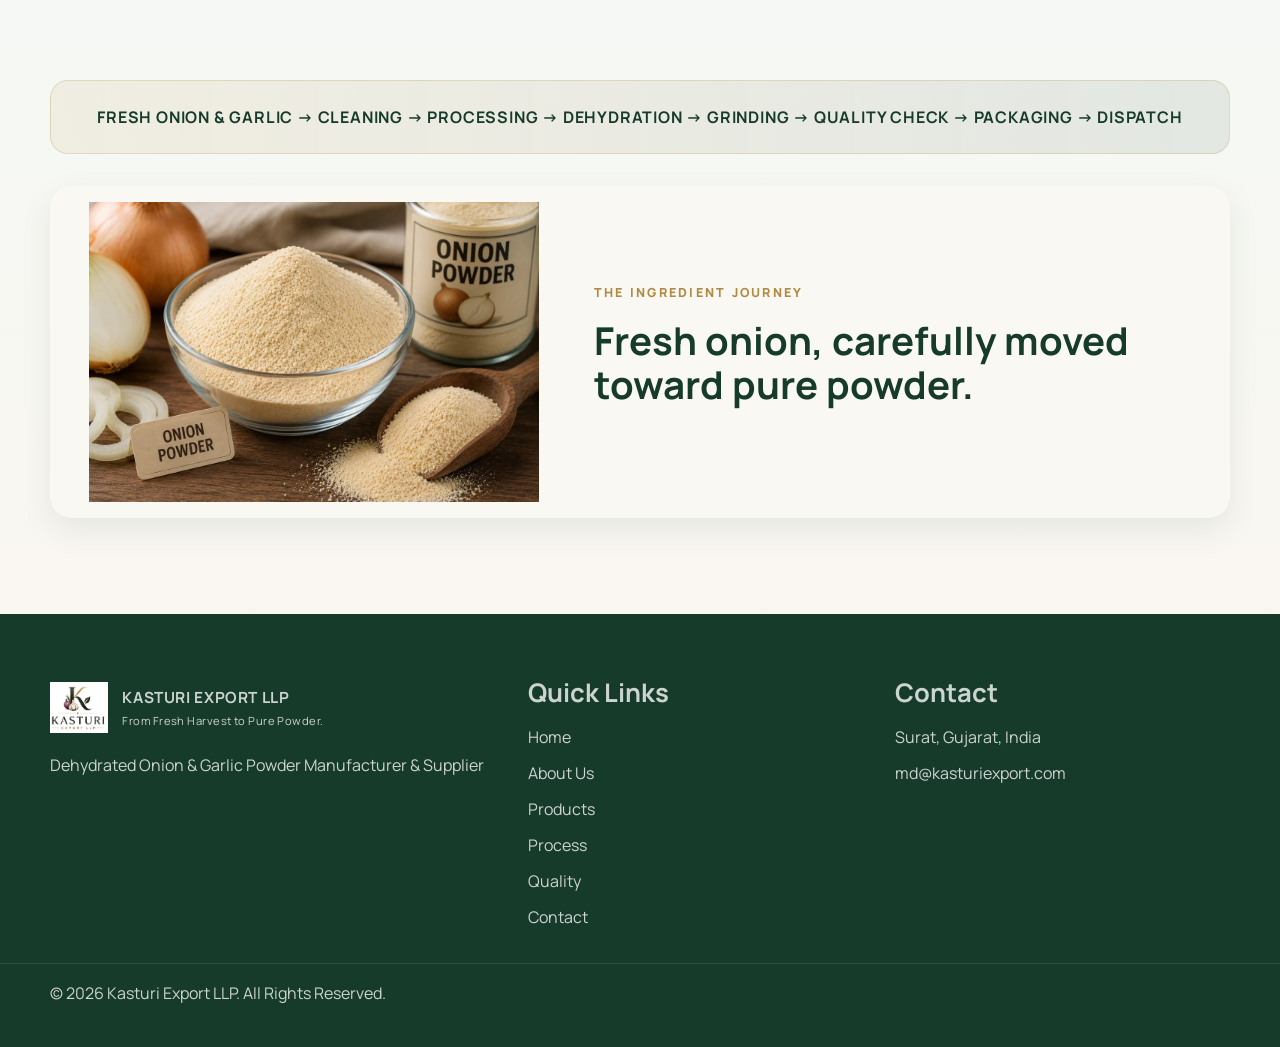
<file: process.html>
<!DOCTYPE html>
<html lang="en">
  <head>
    <meta charset="UTF-8" />
    <meta name="viewport" content="width=device-width, initial-scale=1.0" />
    <meta
      name="description"
      content="Explore the manufacturing journey behind Kasturi Export LLP onion and garlic powders, from fresh produce to final packaging."
    />
    <title>Manufacturing Process | Kasturi Export LLP</title>
    <link rel="preconnect" href="https://fonts.googleapis.com" />
    <link rel="preconnect" href="https://fonts.gstatic.com" crossorigin />
    <link
      href="https://fonts.googleapis.com/css2?family=Manrope:wght@400;500;600;700;800&family=Cormorant+Garamond:wght@600;700&display=swap"
      rel="stylesheet"
    />
    <link rel="stylesheet" href="style.css" />
  </head>
  <body>
    <header class="site-header">
      <div class="container nav-shell">
        <a href="index.html" class="brand" aria-label="Kasturi Export LLP home">
          <img src="assets/logo.png" alt="Kasturi Export LLP logo" />
          <span>
            <strong>KASTURI EXPORT LLP</strong>
            <small>From Fresh Harvest to Pure Powder</small>
          </span>
        </a>

        <button class="nav-toggle" aria-label="Toggle menu" aria-expanded="false">
          <span></span>
          <span></span>
          <span></span>
        </button>

        <nav class="main-nav" aria-label="Main navigation">
          <ul class="nav-menu">
            <li><a href="index.html">Home</a></li>
            <li><a href="about.html">About</a></li>
            <li><a href="products.html">Products</a></li>
            <li><a href="process.html" class="active">Process</a></li>
            <li><a href="quality.html">Quality</a></li>
            <li><a href="contact.html">Contact</a></li>
            <li><a href="contact.html" class="btn btn-primary btn-small">Get a Quote</a></li>
          </ul>
        </nav>
      </div>
    </header>

    <main>
      <section class="page-hero compact-hero">
        <div class="container narrow">
          <p class="eyebrow accent">Our Process</p>
          <h1>From Fresh Produce to Fine Powder</h1>
        </div>
      </section>

      <section class="section">
        <div class="container">
          <div class="timeline process-timeline" data-animate>
            <div class="timeline-item">
              <span>01</span>
              <div>
                <h3>Raw Material Selection</h3>
                <p>Fresh onions and garlic are carefully selected as the starting point of our manufacturing process.</p>
              </div>
            </div>
            <div class="timeline-item">
              <span>02</span>
              <div>
                <h3>Cleaning & Preparation</h3>
                <p>The raw materials undergo cleaning and preparation before processing.</p>
              </div>
            </div>
            <div class="timeline-item">
              <span>03</span>
              <div>
                <h3>Cutting & Processing</h3>
                <p>The selected produce is processed and prepared for controlled dehydration.</p>
              </div>
            </div>
            <div class="timeline-item">
              <span>04</span>
              <div>
                <h3>Dehydration</h3>
                <p>Moisture is carefully removed through the dehydration process to create a stable dried ingredient.</p>
              </div>
            </div>
            <div class="timeline-item">
              <span>05</span>
              <div>
                <h3>Grinding</h3>
                <p>The dehydrated material is finely ground into powder.</p>
              </div>
            </div>
            <div class="timeline-item">
              <span>06</span>
              <div>
                <h3>Sieving & Quality Check</h3>
                <p>The powder is processed for consistency and checked before packaging.</p>
              </div>
            </div>
            <div class="timeline-item">
              <span>07</span>
              <div>
                <h3>Hygienic Packaging</h3>
                <p>The finished product is packed appropriately for storage, handling and distribution.</p>
              </div>
            </div>
            <div class="timeline-item">
              <span>08</span>
              <div>
                <h3>Dispatch</h3>
                <p>The final packed products are prepared for delivery to customers and business partners.</p>
              </div>
            </div>
          </div>
        </div>
      </section>

      <section class="section soft-section">
        <div class="container">
          <div class="flow-banner" data-animate>
            <p>FRESH ONION & GARLIC → CLEANING → PROCESSING → DEHYDRATION → GRINDING → QUALITY CHECK → PACKAGING → DISPATCH</p>
          </div>
          <div class="process-visual" data-animate>
            <img src="assets/46dc30b6788ad75468775ad642ca3263 (1).jpg" alt="Fresh red onions entering the processing journey" loading="lazy" />
            <div>
              <p class="eyebrow accent">The ingredient journey</p>
              <h2>Fresh onion, carefully moved toward pure powder.</h2>
            </div>
          </div>
        </div>
      </section>
    </main>

    <footer class="site-footer">
      <div class="container footer-grid">
        <div>
          <div class="brand footer-brand">
            <img src="assets/logo.png" alt="Kasturi Export LLP logo" />
            <span>
              <strong>KASTURI EXPORT LLP</strong>
              <small>From Fresh Harvest to Pure Powder.</small>
            </span>
          </div>
          <p>Dehydrated Onion & Garlic Powder Manufacturer & Supplier</p>
        </div>

        <div>
          <h3>Quick Links</h3>
          <ul>
            <li><a href="index.html">Home</a></li>
            <li><a href="about.html">About Us</a></li>
            <li><a href="products.html">Products</a></li>
            <li><a href="process.html">Process</a></li>
            <li><a href="quality.html">Quality</a></li>
            <li><a href="contact.html">Contact</a></li>
          </ul>
        </div>

        <div>
          <h3>Contact</h3>
          <ul>
            <li>Surat, Gujarat, India</li>
            <li><a href="mailto:md@kasturiexport.com">md@kasturiexport.com</a></li>
          </ul>
        </div>
      </div>
      <div class="footer-bottom">
        <div class="container">
          <p>© <span id="year"></span> Kasturi Export LLP. All Rights Reserved.</p>
        </div>
      </div>
    </footer>

    <script src="script.js"></script>
  </body>
</html>
</file>
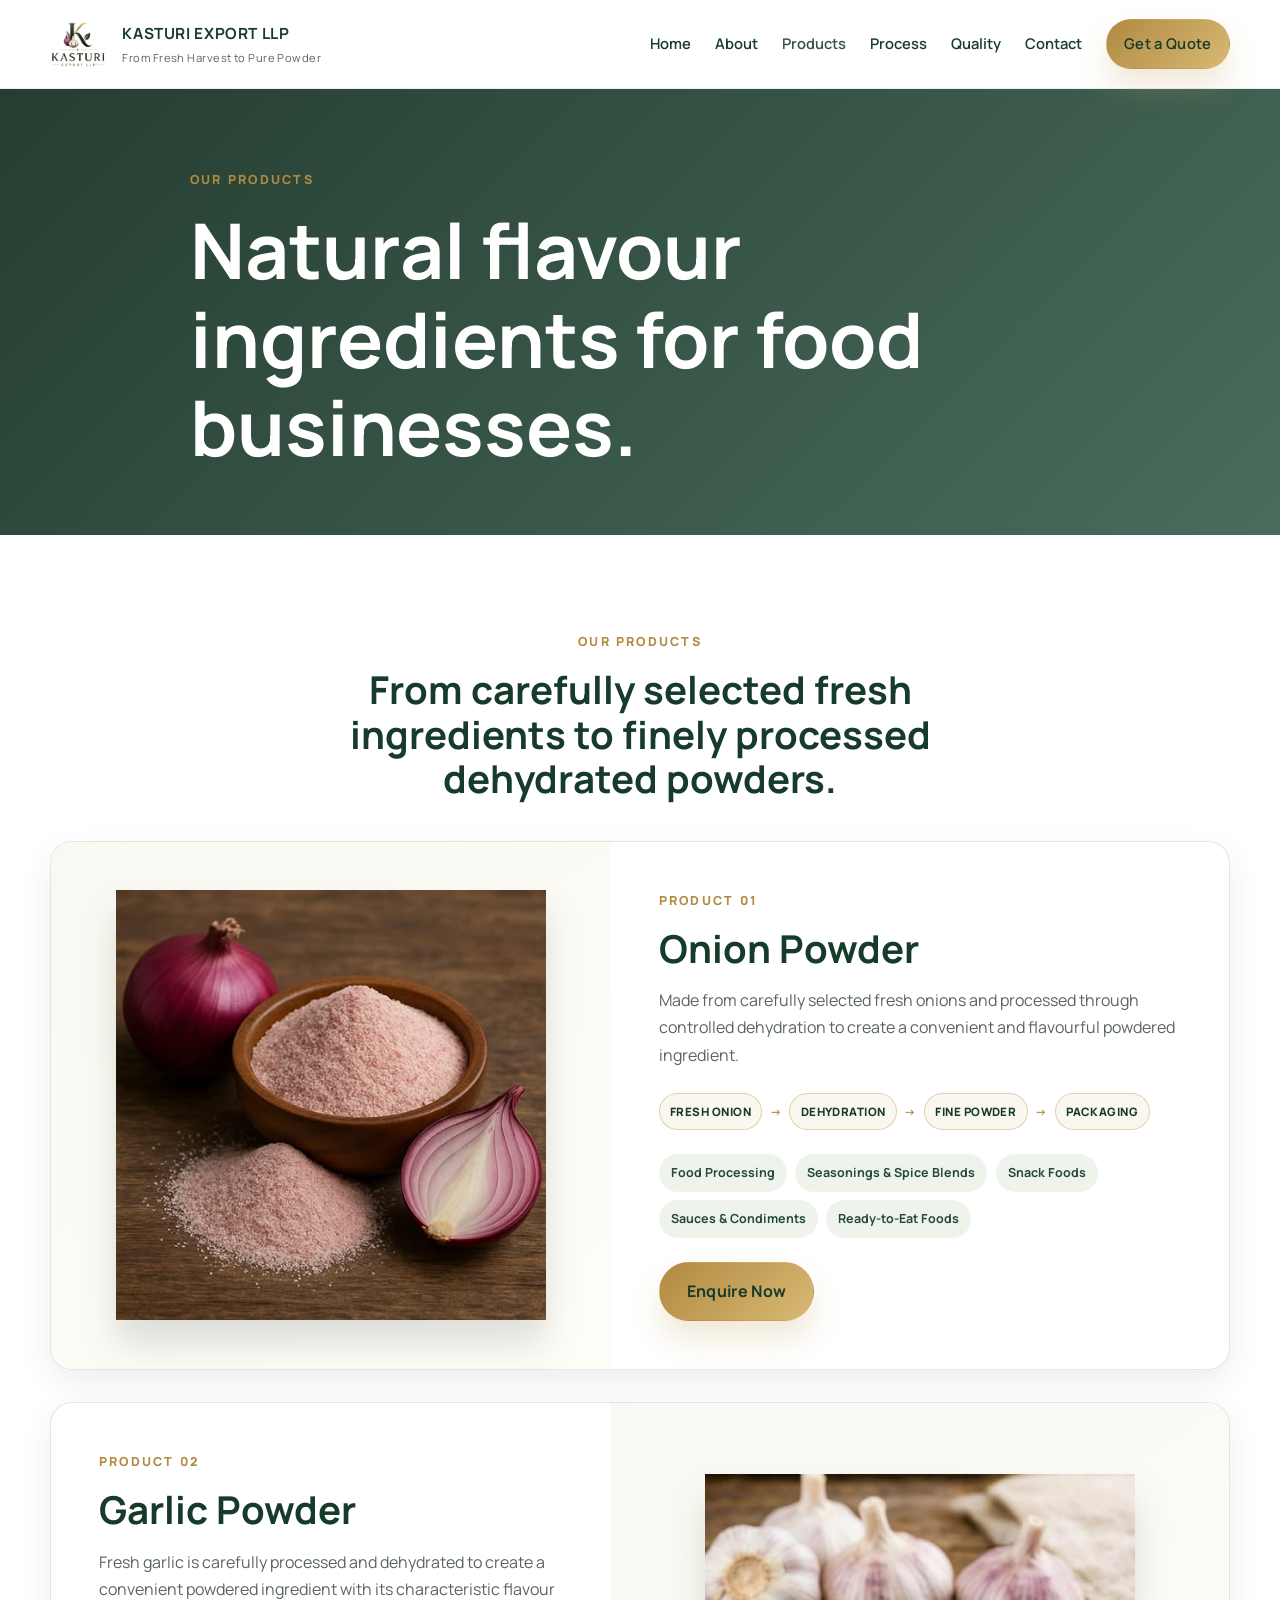
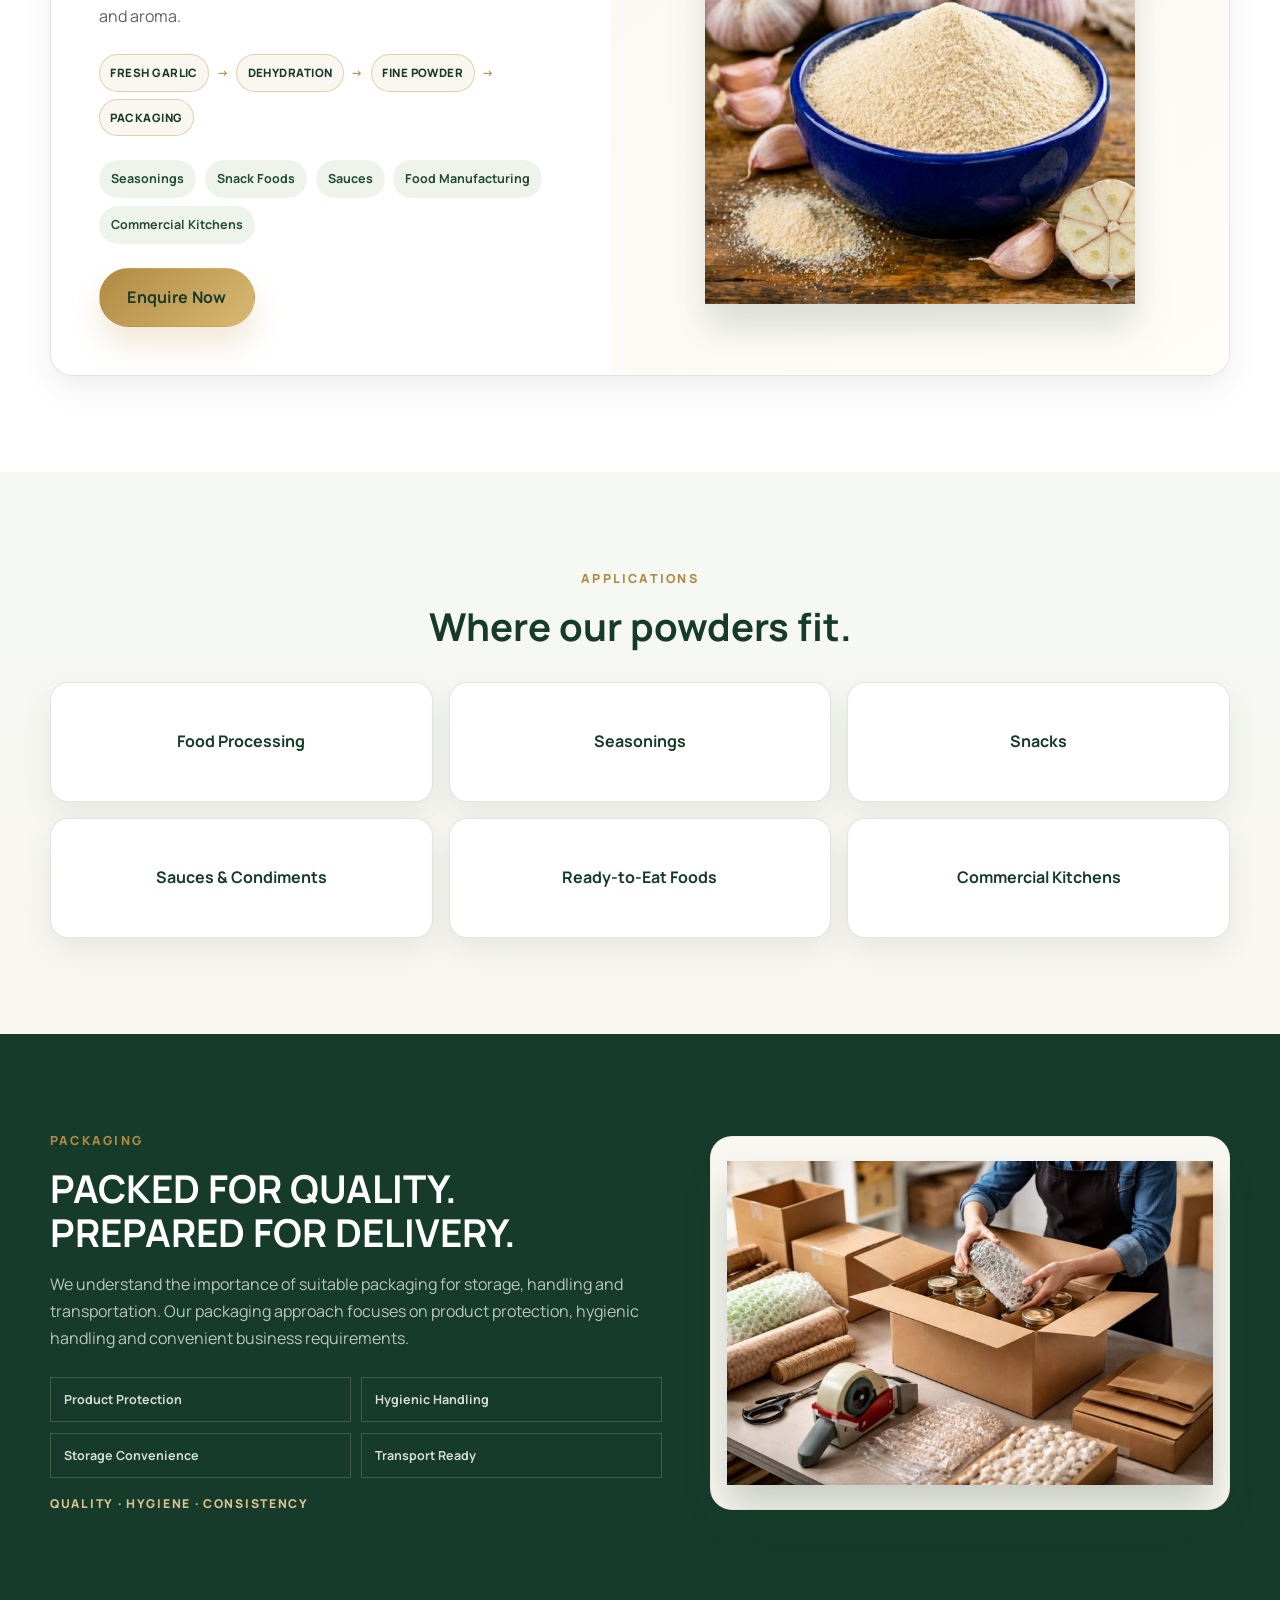
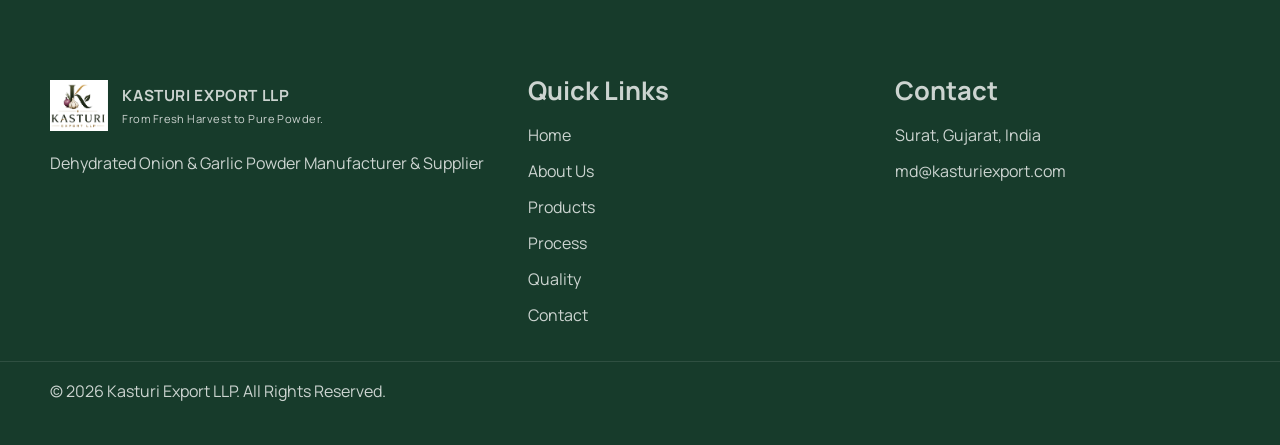
<file: products.html>
<!DOCTYPE html>
<html lang="en">
  <head>
    <meta charset="UTF-8" />
    <meta name="viewport" content="width=device-width, initial-scale=1.0" />
    <meta
      name="description"
      content="Explore Kasturi Export LLP onion powder and garlic powder products designed for food processing and commercial kitchen applications."
    />
    <meta name="keywords" content="onion powder, garlic powder, dehydrated food ingredients, Kasturi Export LLP" />
    <meta property="og:title" content="Products | Kasturi Export LLP" />
    <meta property="og:description" content="Dehydrated onion and garlic powders for consistent food applications." />
    <title>Products | Kasturi Export LLP</title>
    <link rel="preconnect" href="https://fonts.googleapis.com" />
    <link rel="preconnect" href="https://fonts.gstatic.com" crossorigin />
    <link
      href="https://fonts.googleapis.com/css2?family=Manrope:wght@400;500;600;700;800&family=Cormorant+Garamond:wght@600;700&display=swap"
      rel="stylesheet"
    />
    <link rel="stylesheet" href="style.css" />
  </head>
  <body>
    <header class="site-header">
      <div class="container nav-shell">
        <a href="index.html" class="brand" aria-label="Kasturi Export LLP home">
          <img src="assets/logo.png" alt="Kasturi Export LLP logo" />
          <span>
            <strong>KASTURI EXPORT LLP</strong>
            <small>From Fresh Harvest to Pure Powder</small>
          </span>
        </a>

        <button class="nav-toggle" aria-label="Toggle menu" aria-expanded="false">
          <span></span>
          <span></span>
          <span></span>
        </button>

        <nav class="main-nav" aria-label="Main navigation">
          <ul class="nav-menu">
            <li><a href="index.html">Home</a></li>
            <li><a href="about.html">About</a></li>
            <li><a href="products.html" class="active">Products</a></li>
            <li><a href="process.html">Process</a></li>
            <li><a href="quality.html">Quality</a></li>
            <li><a href="contact.html">Contact</a></li>
            <li><a href="contact.html" class="btn btn-primary btn-small">Get a Quote</a></li>
          </ul>
        </nav>
      </div>
    </header>

    <main>
      <section class="page-hero compact-hero">
        <div class="container narrow">
          <p class="eyebrow accent">Our Products</p>
          <h1>Natural flavour ingredients for food businesses.</h1>
        </div>
      </section>

      <section class="section products-page-showcase">
        <div class="container">
          <div class="section-heading center" data-animate>
            <p class="eyebrow accent">OUR PRODUCTS</p>
            <h2>From carefully selected fresh ingredients to finely processed dehydrated powders.</h2>
          </div>
          <div class="product-showcase-list">
            <article class="product-showcase-block" id="onion-powder" data-animate>
              <div class="product-showcase-image"><img src="assets/140b7c705d5162b1c84814a1b4b05e8c.jpg" alt="Fresh red onion for onion powder" loading="lazy" /></div>
              <div class="product-showcase-copy">
                <p class="eyebrow accent">Product 01</p>
                <h3>Onion Powder</h3>
                <p>Made from carefully selected fresh onions and processed through controlled dehydration to create a convenient and flavourful powdered ingredient.</p>
                <div class="product-process"><span>Fresh onion</span><b>→</b><span>Dehydration</span><b>→</b><span>Fine powder</span><b>→</b><span>Packaging</span></div>
                <div class="product-applications"><span>Food Processing</span><span>Seasonings & Spice Blends</span><span>Snack Foods</span><span>Sauces & Condiments</span><span>Ready-to-Eat Foods</span></div>
                <a href="contact.html" class="btn btn-primary">Enquire Now</a>
              </div>
            </article>
            <article class="product-showcase-block reverse" id="garlic-powder" data-animate>
              <div class="product-showcase-image"><img src="assets/497c37ede9508d6ef051a9822ab51629.jpg" alt="Fresh garlic and garlic powder" loading="lazy" /></div>
              <div class="product-showcase-copy">
                <p class="eyebrow accent">Product 02</p>
                <h3>Garlic Powder</h3>
                <p>Fresh garlic is carefully processed and dehydrated to create a convenient powdered ingredient with its characteristic flavour and aroma.</p>
                <div class="product-process"><span>Fresh garlic</span><b>→</b><span>Dehydration</span><b>→</b><span>Fine powder</span><b>→</b><span>Packaging</span></div>
                <div class="product-applications"><span>Seasonings</span><span>Snack Foods</span><span>Sauces</span><span>Food Manufacturing</span><span>Commercial Kitchens</span></div>
                <a href="contact.html" class="btn btn-primary">Enquire Now</a>
              </div>
            </article>
          </div>
        </div>
      </section>

      <section class="section soft-section">
        <div class="container">
          <div class="section-heading center" data-animate>
            <p class="eyebrow accent">Applications</p>
            <h2>Where our powders fit.</h2>
          </div>
          <div class="application-grid" data-animate>
            <div class="mini-card">Food Processing</div>
            <div class="mini-card">Seasonings</div>
            <div class="mini-card">Snacks</div>
            <div class="mini-card">Sauces & Condiments</div>
            <div class="mini-card">Ready-to-Eat Foods</div>
            <div class="mini-card">Commercial Kitchens</div>
          </div>
        </div>
      </section>

      <section class="section packaging-showcase">
        <div class="container packaging-layout" data-animate>
          <div>
            <p class="eyebrow accent">Packaging</p>
            <h2>PACKED FOR QUALITY.<br />PREPARED FOR DELIVERY.</h2>
            <p>We understand the importance of suitable packaging for storage, handling and transportation. Our packaging approach focuses on product protection, hygienic handling and convenient business requirements.</p>
            <div class="packaging-points"><span>Product Protection</span><span>Hygienic Handling</span><span>Storage Convenience</span><span>Transport Ready</span></div>
            <span class="quality-label">QUALITY · HYGIENE · CONSISTENCY</span>
          </div>
          <div class="packaging-image">
            <img src="assets/ee2a7f209f779743bee946c14107d5cb.jpg" alt="Garlic powder product presentation" />
          </div>
        </div>
      </section>
    </main>

    <footer class="site-footer">
      <div class="container footer-grid">
        <div>
          <div class="brand footer-brand">
            <img src="assets/logo.png" alt="Kasturi Export LLP logo" />
            <span>
              <strong>KASTURI EXPORT LLP</strong>
              <small>From Fresh Harvest to Pure Powder.</small>
            </span>
          </div>
          <p>Dehydrated Onion & Garlic Powder Manufacturer & Supplier</p>
        </div>

        <div>
          <h3>Quick Links</h3>
          <ul>
            <li><a href="index.html">Home</a></li>
            <li><a href="about.html">About Us</a></li>
            <li><a href="products.html">Products</a></li>
            <li><a href="process.html">Process</a></li>
            <li><a href="quality.html">Quality</a></li>
            <li><a href="contact.html">Contact</a></li>
          </ul>
        </div>

        <div>
          <h3>Contact</h3>
          <ul>
            <li>Surat, Gujarat, India</li>
            <li><a href="mailto:md@kasturiexport.com">md@kasturiexport.com</a></li>
          </ul>
        </div>
      </div>
      <div class="footer-bottom">
        <div class="container">
          <p>© <span id="year"></span> Kasturi Export LLP. All Rights Reserved.</p>
        </div>
      </div>
    </footer>

    <script src="script.js"></script>
  </body>
</html>
</file>
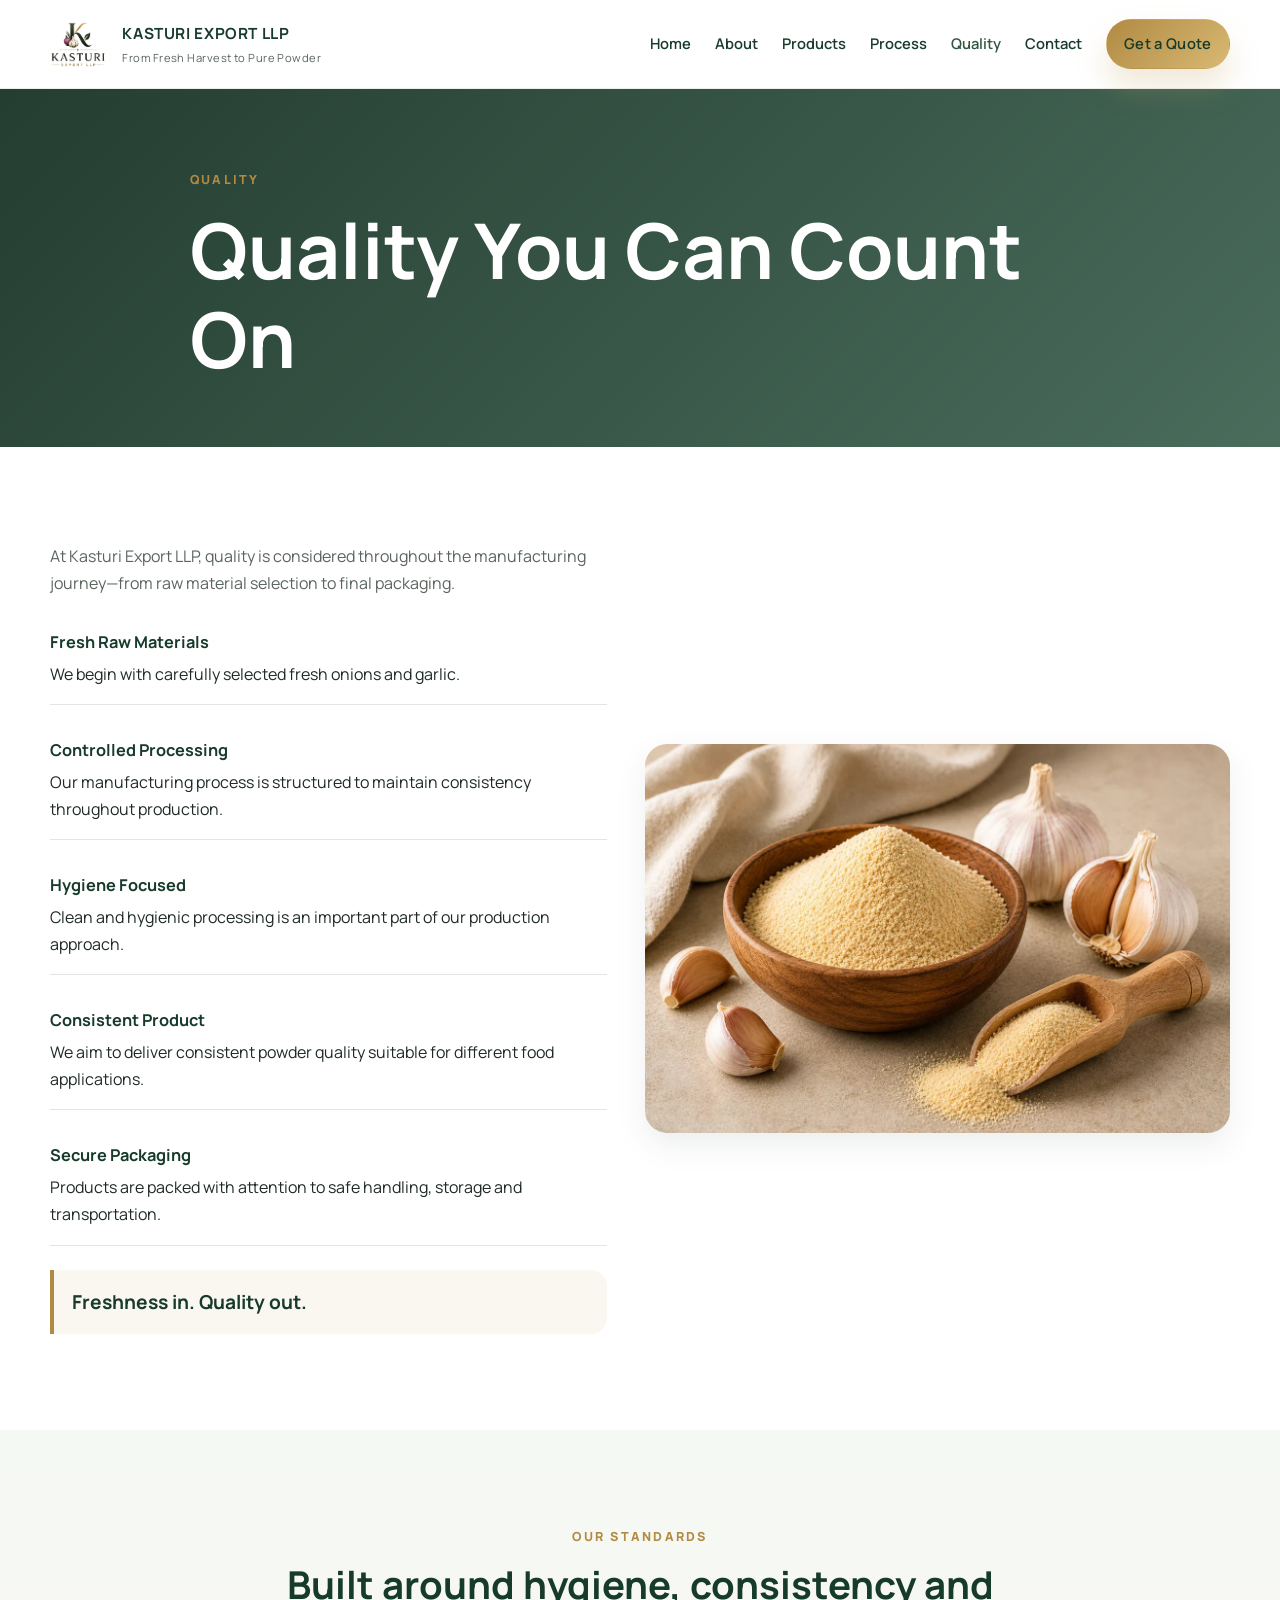
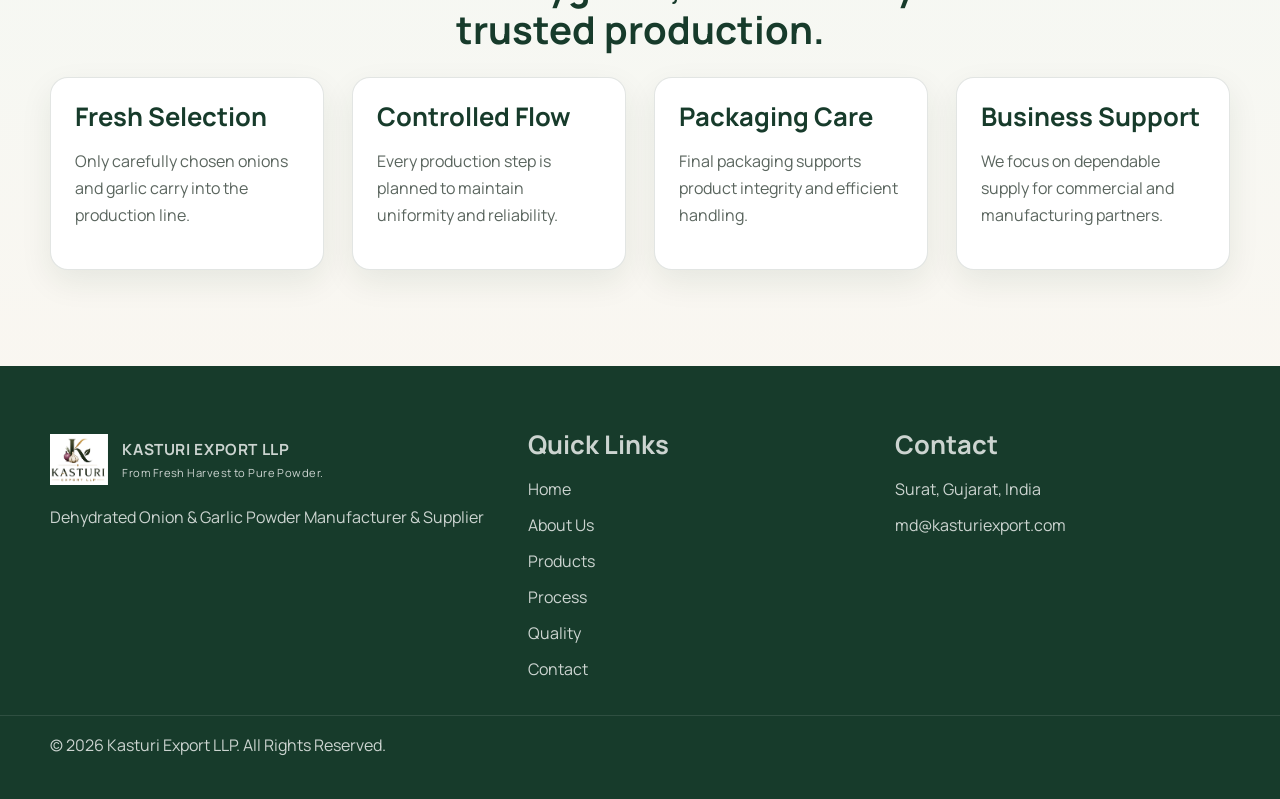
<file: quality.html>
<!DOCTYPE html>
<html lang="en">
  <head>
    <meta charset="UTF-8" />
    <meta name="viewport" content="width=device-width, initial-scale=1.0" />
    <meta
      name="description"
      content="Kasturi Export LLP focuses on quality-driven manufacturing, hygiene, consistent product output and secure packaging for onion and garlic powders."
    />
    <title>Quality | Kasturi Export LLP</title>
    <link rel="preconnect" href="https://fonts.googleapis.com" />
    <link rel="preconnect" href="https://fonts.gstatic.com" crossorigin />
    <link
      href="https://fonts.googleapis.com/css2?family=Manrope:wght@400;500;600;700;800&family=Cormorant+Garamond:wght@600;700&display=swap"
      rel="stylesheet"
    />
    <link rel="stylesheet" href="style.css" />
  </head>
  <body>
    <header class="site-header">
      <div class="container nav-shell">
        <a href="index.html" class="brand" aria-label="Kasturi Export LLP home">
          <img src="assets/logo.png" alt="Kasturi Export LLP logo" />
          <span>
            <strong>KASTURI EXPORT LLP</strong>
            <small>From Fresh Harvest to Pure Powder</small>
          </span>
        </a>

        <button class="nav-toggle" aria-label="Toggle menu" aria-expanded="false">
          <span></span>
          <span></span>
          <span></span>
        </button>

        <nav class="main-nav" aria-label="Main navigation">
          <ul class="nav-menu">
            <li><a href="index.html">Home</a></li>
            <li><a href="about.html">About</a></li>
            <li><a href="products.html">Products</a></li>
            <li><a href="process.html">Process</a></li>
            <li><a href="quality.html" class="active">Quality</a></li>
            <li><a href="contact.html">Contact</a></li>
            <li><a href="contact.html" class="btn btn-primary btn-small">Get a Quote</a></li>
          </ul>
        </nav>
      </div>
    </header>

    <main>
      <section class="page-hero compact-hero">
        <div class="container narrow">
          <p class="eyebrow accent">Quality</p>
          <h1>Quality You Can Count On</h1>
        </div>
      </section>

      <section class="section">
        <div class="container split-layout reverse">
          <div class="content-panel" data-animate>
            <p>
              At Kasturi Export LLP, quality is considered throughout the manufacturing journey—from raw material selection to final packaging.
            </p>
            <div class="quality-list">
              <div class="quality-item"><strong>Fresh Raw Materials</strong><span>We begin with carefully selected fresh onions and garlic.</span></div>
              <div class="quality-item"><strong>Controlled Processing</strong><span>Our manufacturing process is structured to maintain consistency throughout production.</span></div>
              <div class="quality-item"><strong>Hygiene Focused</strong><span>Clean and hygienic processing is an important part of our production approach.</span></div>
              <div class="quality-item"><strong>Consistent Product</strong><span>We aim to deliver consistent powder quality suitable for different food applications.</span></div>
              <div class="quality-item"><strong>Secure Packaging</strong><span>Products are packed with attention to safe handling, storage and transportation.</span></div>
            </div>
            <blockquote>Freshness in. Quality out.</blockquote>
          </div>
          <div class="image-panel" data-animate>
            <img
              src="assets/f668ad189b5f44d95359b97c1a852ffc.jpg"
              alt="Garlic and garlic powder prepared for quality-focused processing"
              loading="lazy"
            />
          </div>
        </div>
      </section>

      <section class="section soft-section">
        <div class="container">
          <div class="section-heading center" data-animate>
            <p class="eyebrow accent">Our Standards</p>
            <h2>Built around hygiene, consistency and trusted production.</h2>
          </div>
          <div class="values-grid" data-animate>
            <div class="info-card">
              <h3>Fresh Selection</h3>
              <p>Only carefully chosen onions and garlic carry into the production line.</p>
            </div>
            <div class="info-card">
              <h3>Controlled Flow</h3>
              <p>Every production step is planned to maintain uniformity and reliability.</p>
            </div>
            <div class="info-card">
              <h3>Packaging Care</h3>
              <p>Final packaging supports product integrity and efficient handling.</p>
            </div>
            <div class="info-card">
              <h3>Business Support</h3>
              <p>We focus on dependable supply for commercial and manufacturing partners.</p>
            </div>
          </div>
        </div>
      </section>
    </main>

    <footer class="site-footer">
      <div class="container footer-grid">
        <div>
          <div class="brand footer-brand">
            <img src="assets/logo.png" alt="Kasturi Export LLP logo" />
            <span>
              <strong>KASTURI EXPORT LLP</strong>
              <small>From Fresh Harvest to Pure Powder.</small>
            </span>
          </div>
          <p>Dehydrated Onion & Garlic Powder Manufacturer & Supplier</p>
        </div>

        <div>
          <h3>Quick Links</h3>
          <ul>
            <li><a href="index.html">Home</a></li>
            <li><a href="about.html">About Us</a></li>
            <li><a href="products.html">Products</a></li>
            <li><a href="process.html">Process</a></li>
            <li><a href="quality.html">Quality</a></li>
            <li><a href="contact.html">Contact</a></li>
          </ul>
        </div>

        <div>
          <h3>Contact</h3>
          <ul>
            <li>Surat, Gujarat, India</li>
            <li><a href="mailto:md@kasturiexport.com">md@kasturiexport.com</a></li>
          </ul>
        </div>
      </div>
      <div class="footer-bottom">
        <div class="container">
          <p>© <span id="year"></span> Kasturi Export LLP. All Rights Reserved.</p>
        </div>
      </div>
    </footer>

    <script src="script.js"></script>
  </body>
</html>
</file>
<file: style.css>
:root {
  --forest-900: #173b2b;
  --forest-800: #244a35;
  --forest-700: #315541;
  --olive: #3f5530;
  --gold: #b18a43;
  --gold-soft: #d9c28e;
  --cream: #faf8f2;
  --warm: #f2ead9;
  --white: #ffffff;
  --charcoal: #1f2a24;
  --muted: #5a655e;
  --line: rgba(17, 45, 31, 0.12);
  --shadow: 0 20px 45px rgba(17, 45, 31, 0.12);
  --shadow-soft: 0 12px 32px rgba(17, 45, 31, 0.08);
  --radius: 22px;
  --container: 1180px;
}

* {
  box-sizing: border-box;
}

html {
  scroll-behavior: smooth;
}

body {
  margin: 0;
  font-family: "Manrope", sans-serif;
  background: var(--white);
  color: var(--charcoal);
  line-height: 1.7;
}

a {
  color: inherit;
  text-decoration: none;
}

img {
  display: block;
  width: 100%;
  max-width: 100%;
}

button,
input,
select,
textarea {
  font: inherit;
}

.container {
  width: min(var(--container), calc(100% - 2rem));
  margin: 0 auto;
}

.section {
  padding: 6rem 0;
}

.soft-section {
  background: linear-gradient(180deg, rgba(232, 240, 230, 0.45), rgba(247, 243, 235, 0.7));
}

.eyebrow {
  margin: 0 0 1rem;
  font-size: 0.78rem;
  letter-spacing: 0.18em;
  text-transform: uppercase;
  font-weight: 800;
  color: var(--forest-700);
}

.eyebrow.accent {
  color: var(--gold);
}

h1, h2, h3, h4 {
  font-family: "Manrope", sans-serif;
  line-height: 1.15;
  margin: 0 0 1rem;
  color: var(--forest-900);
}

h1 {
  font-size: clamp(2.6rem, 6vw, 5rem);
}

h2 {
  font-size: clamp(2rem, 3vw, 3rem);
}

h3 {
  font-size: clamp(1.25rem, 2vw, 1.8rem);
}

p {
  margin: 0 0 1rem;
  color: var(--muted);
}

.btn {
  display: inline-flex;
  align-items: center;
  justify-content: center;
  border-radius: 999px;
  border: 1px solid transparent;
  padding: 0.95rem 1.7rem;
  font-weight: 700;
  letter-spacing: 0.02em;
  transition: transform 0.25s ease, box-shadow 0.25s ease, background 0.25s ease;
  cursor: pointer;
}

.btn:hover {
  transform: translateY(-2px);
}

.btn-primary {
  background: linear-gradient(135deg, var(--gold) 0%, #d8b973 100%);
  color: var(--forest-900);
  box-shadow: 0 18px 30px rgba(200, 169, 106, 0.26);
}

.btn-secondary {
  background: transparent;
  color: var(--forest-900);
  border-color: rgba(23, 59, 43, 0.35);
}

.btn-small {
  padding: 0.7rem 1.1rem;
  font-size: 0.82rem;
}

.site-header {
  position: sticky;
  top: 0;
  z-index: 1000;
  background: rgba(255, 255, 255, 0.9);
  backdrop-filter: blur(12px);
  border-bottom: 1px solid rgba(17, 45, 31, 0.08);
  transition: background 0.25s ease, box-shadow 0.25s ease;
}

.site-header.scrolled {
  background: rgba(250, 248, 242, 0.96);
  box-shadow: 0 10px 28px rgba(17, 45, 31, 0.1);
}

.site-header.scrolled .nav-shell {
  min-height: 72px;
}

.nav-shell {
  display: flex;
  align-items: center;
  justify-content: space-between;
  min-height: 88px;
  gap: 1rem;
}

.brand {
  display: inline-flex;
  align-items: center;
  gap: 0.9rem;
  min-width: 0;
}

.brand img {
  width: 58px;
  height: 58px;
  object-fit: contain;
}

.brand strong {
  display: block;
  font-size: 0.96rem;
  letter-spacing: 0.04em;
  color: var(--forest-900);
}

.brand small {
  display: block;
  font-size: 0.7rem;
  letter-spacing: 0.04em;
  color: var(--muted);
}

.main-nav {
  display: flex;
  align-items: center;
}

.nav-menu {
  display: flex;
  align-items: center;
  gap: 1.5rem;
  list-style: none;
  margin: 0;
  padding: 0;
}

.nav-menu a {
  color: var(--forest-900);
  font-weight: 600;
  font-size: 0.92rem;
  transition: color 0.2s ease;
}

.nav-menu a:hover,
.nav-menu a.active {
  color: var(--forest-700);
}

.nav-toggle {
  display: none;
  background: transparent;
  border: none;
  width: 46px;
  height: 46px;
  padding: 0;
  cursor: pointer;
}

.nav-toggle span {
  display: block;
  width: 24px;
  height: 3px;
  margin: 5px auto;
  border-radius: 999px;
  background: var(--forest-900);
  transition: 0.25s ease;
}

.hero {
  position: relative;
  min-height: 720px;
  display: flex;
  align-items: center;
  overflow: hidden;
  background: var(--cream);
}

.hero-overlay {
  position: absolute;
  inset: 0;
  background: linear-gradient(90deg, rgba(247, 243, 235, 0.98) 0%, rgba(247, 243, 235, 0.88) 54%, rgba(228, 210, 164, 0.32) 100%);
}

.hero-inner {
  position: relative;
  z-index: 1;
  width: 100%;
  display: grid;
  grid-template-columns: minmax(0, 1.05fr) minmax(300px, 0.95fr);
  align-items: center;
  gap: 2rem;
}

.hero-content {
  max-width: 720px;
  color: var(--forest-900);
}

.hero-content h1,
.hero-content h2,
.hero-content p {
  color: var(--forest-900);
}

.hero-content h2 {
  margin-top: 0.8rem;
  font-size: clamp(1.5rem, 2vw, 2.3rem);
  font-weight: 600;
}

.hero-content p {
  max-width: 620px;
  color: var(--muted);
  font-size: 1.08rem;
}

.hero-actions {
  display: flex;
  flex-wrap: wrap;
  gap: 1rem;
  margin-top: 2rem;
}

.hero-badges {
  display: flex;
  flex-wrap: wrap;
  gap: 0.8rem;
  margin-top: 2rem;
}

.hero-badges span {
  border: 1px solid rgba(17, 45, 31, 0.16);
  background: rgba(255, 255, 255, 0.55);
  color: var(--forest-900);
  padding: 0.7rem 1rem;
  border-radius: 999px;
  font-size: 0.8rem;
  font-weight: 600;
}

.hero-visual {
  position: relative;
  min-height: 500px;
  display: grid;
  place-items: center;
}

.hero-visual img {
  position: relative;
  z-index: 1;
  width: min(100%, 560px);
  height: 500px;
  object-fit: contain;
  filter: drop-shadow(0 28px 22px rgba(17, 45, 31, 0.18));
}

.hero-visual-glow {
  position: absolute;
  width: 360px;
  height: 360px;
  border-radius: 50%;
  background: rgba(200, 169, 106, 0.22);
}

.hero-visual span {
  position: absolute;
  right: 1rem;
  bottom: 2rem;
  z-index: 2;
  padding: 0.65rem 0.9rem;
  border: 1px solid rgba(17, 45, 31, 0.12);
  border-radius: 999px;
  background: rgba(255, 255, 255, 0.78);
  color: var(--forest-900);
  font-size: 0.78rem;
  font-weight: 800;
  letter-spacing: 0.08em;
  text-transform: uppercase;
}

.split-layout {
  display: grid;
  grid-template-columns: 1.05fr 1fr;
  gap: 2.4rem;
  align-items: center;
}

.split-layout.reverse {
  grid-template-columns: 1fr 1.05fr;
}

.image-panel,
.product-image,
.form-panel {
  border-radius: var(--radius);
  overflow: hidden;
  box-shadow: var(--shadow-soft);
}

.image-panel img,
.product-image img {
  height: 100%;
  object-fit: cover;
  transition: transform 0.5s ease;
}

.about-brief .image-panel img,
.product-card .product-image img,
.product-detail .product-image img {
  object-fit: contain;
  padding: 1rem;
  background: var(--cream);
}

.image-panel:hover img,
.product-image:hover img {
  transform: scale(1.04);
}

.content-panel {
  max-width: 620px;
}

.card-grid,
.values-grid,
.mission-grid {
  display: grid;
  gap: 1.75rem;
}

.values-grid {
  grid-template-columns: repeat(4, minmax(0, 1fr));
}

.mission-grid {
  grid-template-columns: repeat(2, minmax(0, 1fr));
}

.product-grid {
  grid-template-columns: repeat(2, minmax(0, 1fr));
  margin-top: 2.4rem;
}

.product-card {
  background: var(--white);
  border-radius: var(--radius);
  overflow: hidden;
  border: 1px solid var(--line);
  box-shadow: var(--shadow-soft);
  transition: transform 0.25s ease, box-shadow 0.25s ease;
}

.product-card:hover {
  transform: translateY(-8px);
  box-shadow: var(--shadow);
}

.product-showcase-list {
  display: grid;
  gap: 2rem;
  margin-top: 2.5rem;
}

.product-showcase-block {
  display: grid;
  grid-template-columns: minmax(280px, 0.95fr) minmax(0, 1.05fr);
  min-height: 470px;
  overflow: hidden;
  border: 1px solid var(--line);
  border-radius: var(--radius);
  background: var(--white);
  box-shadow: var(--shadow-soft);
}

.product-showcase-block.reverse .product-showcase-image {
  order: 2;
}

.product-showcase-image {
  display: grid;
  place-items: center;
  padding: 1.25rem;
  background: linear-gradient(145deg, var(--cream), #fffdf8);
}

.product-showcase-image img {
  width: 100%;
  height: 430px;
  object-fit: contain;
  filter: drop-shadow(0 24px 18px rgba(17, 45, 31, 0.14));
  transition: transform 0.5s ease;
}

.product-showcase-block:hover .product-showcase-image img {
  transform: scale(1.035);
}

.product-showcase-copy {
  align-self: center;
  padding: 3rem;
}

.product-showcase-copy h3 {
  font-size: clamp(2rem, 3vw, 3rem);
}

.product-process {
  display: flex;
  flex-wrap: wrap;
  align-items: center;
  gap: 0.45rem;
  margin: 1.5rem 0;
  color: var(--forest-900);
  font-size: 0.72rem;
  font-weight: 800;
  letter-spacing: 0.04em;
  text-transform: uppercase;
}

.product-process span {
  padding: 0.5rem 0.65rem;
  border: 1px solid rgba(200, 169, 106, 0.5);
  border-radius: 999px;
  background: rgba(200, 169, 106, 0.1);
}

.product-process b {
  color: var(--gold);
}

.product-applications {
  display: flex;
  flex-wrap: wrap;
  gap: 0.55rem;
  margin-bottom: 1.5rem;
}

.product-applications span {
  padding: 0.5rem 0.75rem;
  border-radius: 999px;
  background: rgba(232, 240, 230, 0.75);
  color: var(--forest-800);
  font-size: 0.78rem;
  font-weight: 700;
}

.product-gallery {
  display: grid;
  grid-template-columns: repeat(4, minmax(0, 1fr));
  gap: 1rem;
  margin-top: 2rem;
}

.gallery-item {
  position: relative;
  min-height: 180px;
  overflow: hidden;
  border-radius: 16px;
  background: var(--cream);
  box-shadow: var(--shadow-soft);
}

.gallery-item::after {
  content: "";
  position: absolute;
  inset: 0;
  background: linear-gradient(180deg, transparent 45%, rgba(17, 45, 31, 0.78));
  opacity: 0;
  transition: opacity 0.3s ease;
}

.gallery-item img {
  width: 100%;
  height: 100%;
  min-height: 180px;
  object-fit: contain;
  transition: transform 0.5s ease;
}

.gallery-item span {
  position: absolute;
  right: 0.9rem;
  bottom: 0.8rem;
  left: 0.9rem;
  z-index: 1;
  color: var(--white);
  font-size: 0.82rem;
  font-weight: 800;
  opacity: 0;
  transform: translateY(8px);
  transition: opacity 0.3s ease, transform 0.3s ease;
}

.gallery-item a {
  position: absolute;
  right: 0.9rem;
  bottom: 0.8rem;
  z-index: 2;
  color: var(--gold-soft);
  font-size: 0.7rem;
  font-weight: 800;
  letter-spacing: 0.08em;
  opacity: 0;
  transform: translateY(8px);
  transition: opacity 0.3s ease, transform 0.3s ease;
}

.gallery-item:hover::after,
.gallery-item:hover span,
.gallery-item:hover a {
  opacity: 1;
}

.gallery-item:hover span,
.gallery-item:hover a {
  transform: translateY(0);
}

.gallery-item:hover img {
  transform: scale(1.06);
}

.product-content {
  padding: 1.5rem;
}

.product-content p,
.product-content ul {
  color: var(--muted);
}

.product-content ul {
  margin: 1rem 0 0;
  padding-left: 1.2rem;
}

.section-heading {
  max-width: 760px;
  margin-bottom: 1.6rem;
}

.section-heading.center {
  margin-inline: auto;
  text-align: center;
}

.center {
  text-align: center;
}

.cta-wrap {
  margin-top: 2.5rem;
}

.timeline {
  position: relative;
  display: grid;
  gap: 1.4rem;
}

.timeline::before {
  content: "";
  position: absolute;
  left: 28px;
  top: 0;
  bottom: 0;
  width: 2px;
  background: linear-gradient(180deg, var(--gold), rgba(200, 169, 106, 0.1));
}

.timeline-item {
  position: relative;
  display: grid;
  grid-template-columns: 70px 1fr;
  gap: 1.3rem;
  align-items: start;
  background: rgba(255, 255, 255, 0.7);
  border: 1px solid var(--line);
  border-radius: var(--radius);
  padding: 1.25rem 1.3rem;
  box-shadow: var(--shadow-soft);
}

.timeline-item span {
  position: relative;
  z-index: 1;
  display: inline-grid;
  place-items: center;
  width: 50px;
  height: 50px;
  border-radius: 50%;
  background: var(--forest-800);
  color: var(--white);
  font-weight: 800;
  font-size: 0.85rem;
}

.timeline-item p,
.timeline-item h3 {
  margin-bottom: 0;
}

.timeline-compact {
  grid-template-columns: repeat(4, minmax(0, 1fr));
}

.timeline-compact::before {
  display: none;
}

.timeline-compact .timeline-item {
  grid-template-columns: 1fr;
  text-align: center;
  min-height: 170px;
}

.timeline-compact .timeline-item span {
  margin: 0 auto;
}

.feature-list,
.quality-list {
  display: grid;
  gap: 1rem;
}

.feature-list div,
.quality-item {
  display: grid;
  gap: 0.25rem;
  padding: 1rem 1rem 1rem 0;
  border-bottom: 1px solid var(--line);
}

.feature-list strong,
.quality-item strong {
  color: var(--forest-900);
  font-size: 1.02rem;
}

.application-grid {
  display: grid;
  grid-template-columns: repeat(3, minmax(0, 1fr));
  gap: 1rem;
  margin-top: 2rem;
}

.application-showcase {
  display: grid;
  grid-template-columns: minmax(240px, 0.8fr) 1.2fr;
  gap: 1.5rem;
  align-items: stretch;
  margin-top: 2rem;
}

.application-image {
  min-height: 300px;
  overflow: hidden;
  border-radius: var(--radius);
  background: var(--cream);
  box-shadow: var(--shadow-soft);
}

.application-image img {
  height: 100%;
  object-fit: cover;
}

.application-showcase .application-grid {
  margin-top: 0;
}

.mini-card,
.info-card {
  background: var(--white);
  border: 1px solid var(--line);
  border-radius: 18px;
  padding: 1.5rem;
  box-shadow: var(--shadow-soft);
}

.mini-card {
  min-height: 120px;
  display: grid;
  place-items: center;
  text-align: center;
  color: var(--forest-900);
  font-weight: 700;
}

.cta-band {
  padding-top: 0;
}

.packaging-showcase {
  background: var(--forest-900);
}

.packaging-layout {
  display: grid;
  grid-template-columns: 1fr 0.85fr;
  gap: 3rem;
  align-items: center;
}

.packaging-layout h2,
.packaging-layout p {
  color: var(--white);
}

.packaging-layout > div:first-child p:not(.eyebrow) {
  color: rgba(255, 255, 255, 0.7);
}

.packaging-points {
  display: grid;
  grid-template-columns: repeat(2, minmax(0, 1fr));
  gap: 0.65rem;
  margin-top: 1.5rem;
}

.packaging-points span {
  padding: 0.7rem 0.8rem;
  border: 1px solid rgba(228, 210, 164, 0.22);
  color: rgba(255, 255, 255, 0.82);
  font-size: 0.78rem;
  font-weight: 700;
}

.quality-label {
  display: inline-block;
  margin-top: 1rem;
  color: var(--gold-soft);
  font-size: 0.76rem;
  font-weight: 800;
  letter-spacing: 0.14em;
}

.why-section {
  background: var(--cream);
}

.why-grid {
  grid-template-columns: repeat(5, minmax(0, 1fr));
}

.why-grid .info-card {
  position: relative;
  min-height: 230px;
  transition: transform 0.25s ease, box-shadow 0.25s ease;
}

.why-grid .info-card:hover {
  transform: translateY(-6px);
  box-shadow: var(--shadow);
}

.card-index {
  display: inline-block;
  margin-bottom: 2.5rem;
  color: var(--gold);
  font-size: 0.78rem;
  font-weight: 800;
  letter-spacing: 0.12em;
}

.packaging-image {
  min-height: 360px;
  display: grid;
  place-items: center;
  padding: 1rem;
  border: 1px solid rgba(228, 210, 164, 0.28);
  border-radius: var(--radius);
  background: var(--cream);
}

.packaging-image img {
  height: 340px;
  object-fit: contain;
  filter: drop-shadow(0 22px 20px rgba(17, 45, 31, 0.22));
}

.cta-inline {
  display: flex;
  align-items: center;
  justify-content: space-between;
  gap: 1.5rem;
  background: linear-gradient(135deg, rgba(17, 45, 31, 0.96), rgba(34, 76, 56, 0.94));
  border-radius: 26px;
  padding: 2rem 2.3rem;
  box-shadow: var(--shadow);
}

.cta-inline h2,
.cta-inline p {
  color: var(--white);
}

.site-footer {
  background: var(--forest-900);
  color: rgba(255, 255, 255, 0.78);
  padding-top: 4rem;
}

.footer-grid {
  display: grid;
  grid-template-columns: 1.2fr 0.9fr 0.9fr;
  gap: 2rem;
  padding-bottom: 2rem;
}

.footer-brand {
  margin-bottom: 1rem;
}

.footer-brand strong,
.footer-brand small,
.site-footer h3,
.site-footer li,
.site-footer p,
.site-footer a {
  color: rgba(255, 255, 255, 0.78);
}

.site-footer ul {
  list-style: none;
  margin: 0;
  padding: 0;
  display: grid;
  gap: 0.55rem;
}

.footer-bottom {
  border-top: 1px solid rgba(255, 255, 255, 0.1);
  padding: 1rem 0 1.5rem;
}

.page-hero {
  background: linear-gradient(135deg, rgba(17, 45, 31, 0.92), rgba(34, 76, 56, 0.82));
  color: var(--white);
  padding: 5rem 0 3rem;
}

.compact-hero {
  min-height: 220px;
  display: flex;
  align-items: center;
}

.narrow {
  max-width: 900px;
}

.page-hero h1,
.page-hero p {
  color: var(--white);
}

.product-page-grid {
  display: grid;
  gap: 2rem;
}

.product-detail {
  display: grid;
  grid-template-columns: 1fr 1.1fr;
  gap: 2rem;
  background: var(--white);
  border: 1px solid var(--line);
  border-radius: var(--radius);
  overflow: hidden;
  box-shadow: var(--shadow-soft);
}

.product-copy {
  padding: 2rem 1.5rem 2rem 0;
}

.large {
  min-height: 420px;
}

.check-list {
  list-style: none;
  padding: 0;
  margin: 1.2rem 0 0;
  display: grid;
  gap: 0.7rem;
}

.check-list li {
  position: relative;
  padding-left: 1.4rem;
  color: var(--muted);
}

.check-list li::before {
  content: "•";
  position: absolute;
  left: 0;
  top: 0;
  color: var(--gold);
  font-size: 1.5rem;
  line-height: 1;
}

.process-timeline {
  position: relative;
}

.process-timeline::before {
  content: "";
  position: absolute;
  left: 42px;
  top: 0;
  bottom: 0;
  width: 2px;
  background: linear-gradient(180deg, rgba(200, 169, 106, 0.4), rgba(17, 45, 31, 0.1));
}

.process-timeline .timeline-item {
  grid-template-columns: 84px 1fr;
}

.flow-banner {
  background: linear-gradient(90deg, rgba(200, 169, 106, 0.12), rgba(17, 45, 31, 0.08));
  border: 1px solid rgba(200, 169, 106, 0.32);
  border-radius: 18px;
  padding: 1.4rem 1.5rem;
  text-align: center;
}

.flow-banner p {
  margin: 0;
  color: var(--forest-900);
  font-weight: 700;
  letter-spacing: 0.05em;
}

.process-visual {
  display: grid;
  grid-template-columns: 0.8fr 1fr;
  gap: 2rem;
  align-items: center;
  margin-top: 2rem;
  padding: 1rem;
  border-radius: var(--radius);
  background: var(--cream);
  box-shadow: var(--shadow-soft);
}

.process-visual img {
  height: 300px;
  object-fit: contain;
}

blockquote {
  margin: 1.5rem 0 0;
  background: rgba(200, 169, 106, 0.1);
  border-left: 4px solid var(--gold);
  padding: 1rem 1.1rem;
  border-radius: 0 16px 16px 0;
  font-size: 1.2rem;
  color: var(--forest-900);
  font-weight: 700;
}

.contact-layout {
  display: grid;
  grid-template-columns: 1fr 1.1fr;
  gap: 2rem;
  align-items: start;
}

.company-detail-block {
  margin-top: 2rem;
  padding: 1.6rem;
  background: linear-gradient(180deg, #f9f6f0 0%, #f6f0e5 100%);
  border: 1px solid var(--line);
  border-radius: var(--radius);
}

.enquiry-form {
  background: var(--white);
  border: 1px solid var(--line);
  border-radius: var(--radius);
  padding: 1.5rem;
  box-shadow: var(--shadow-soft);
}

.form-row {
  margin-bottom: 1rem;
}

.form-row.double {
  display: grid;
  grid-template-columns: repeat(2, minmax(0, 1fr));
  gap: 1rem;
}

label {
  display: block;
}

label span {
  display: block;
  margin-bottom: 0.45rem;
  font-size: 0.92rem;
  font-weight: 700;
  color: var(--forest-900);
}

input,
select,
textarea {
  width: 100%;
  border: 1px solid rgba(17, 45, 31, 0.15);
  border-radius: 12px;
  background: #f8f7f3;
  padding: 0.9rem 1rem;
  color: var(--charcoal);
}

textarea {
  resize: vertical;
  min-height: 140px;
}

input:focus,
select:focus,
textarea:focus {
  outline: 2px solid rgba(200, 169, 106, 0.25);
  border-color: rgba(200, 169, 106, 0.5);
}

.form-message {
  min-height: 1.5rem;
  margin-top: 0.8rem;
  font-weight: 700;
}

.form-message.success {
  color: #1f7a3d;
}

.form-message.error {
  color: #a93a30;
}

[data-animate] {
  opacity: 0;
  transform: translateY(28px);
  transition: opacity 0.65s ease, transform 0.65s ease;
}

[data-animate].visible {
  opacity: 1;
  transform: translateY(0);
}

@media (max-width: 980px) {
  .product-grid,
  .application-grid,
  .footer-grid,
  .split-layout,
  .split-layout.reverse,
  .contact-layout,
  .product-detail,
  .application-showcase,
  .packaging-layout,
  .process-visual,
  .values-grid,
  .mission-grid {
    grid-template-columns: 1fr;
  }

  .product-showcase-block {
    grid-template-columns: 1fr;
  }

  .product-showcase-block.reverse .product-showcase-image {
    order: 0;
  }

  .product-showcase-copy {
    padding: 2rem 1.5rem;
  }

  .product-gallery {
    grid-template-columns: repeat(2, minmax(0, 1fr));
  }

  .why-grid {
    grid-template-columns: repeat(2, minmax(0, 1fr));
  }

  .timeline-compact {
    grid-template-columns: repeat(2, minmax(0, 1fr));
  }

  .content-panel {
    max-width: none;
  }

  .product-copy {
    padding: 1.5rem;
  }
}

@media (max-width: 760px) {
  .nav-toggle {
    display: block;
  }

  .main-nav {
    position: absolute;
    top: 100%;
    left: 0;
    right: 0;
    background: rgba(255, 255, 255, 0.98);
    border-bottom: 1px solid rgba(17, 45, 31, 0.1);
    box-shadow: 0 16px 35px rgba(17, 45, 31, 0.08);
    opacity: 0;
    pointer-events: none;
    transform: translateY(-8px);
    transition: opacity 0.25s ease, transform 0.25s ease;
  }

  .main-nav.open {
    opacity: 1;
    pointer-events: auto;
    transform: translateY(0);
  }

  .nav-menu {
    flex-direction: column;
    align-items: flex-start;
    gap: 0.8rem;
    padding: 1rem 1rem 1.2rem;
  }

  .hero {
    min-height: 620px;
  }

  .hero-inner {
    grid-template-columns: 1fr;
  }

  .hero-visual {
    min-height: 280px;
    margin-top: -1rem;
  }

  .hero-visual img {
    height: 300px;
  }

  .hero-visual-glow {
    width: 230px;
    height: 230px;
  }

  .hero-visual span {
    right: 0;
    bottom: 0;
  }

  .cta-inline {
    flex-direction: column;
    align-items: flex-start;
  }

  .timeline-compact {
    grid-template-columns: 1fr;
  }

  .form-row.double {
    grid-template-columns: 1fr;
  }

  .packaging-points {
    grid-template-columns: 1fr;
  }
}
</file>
